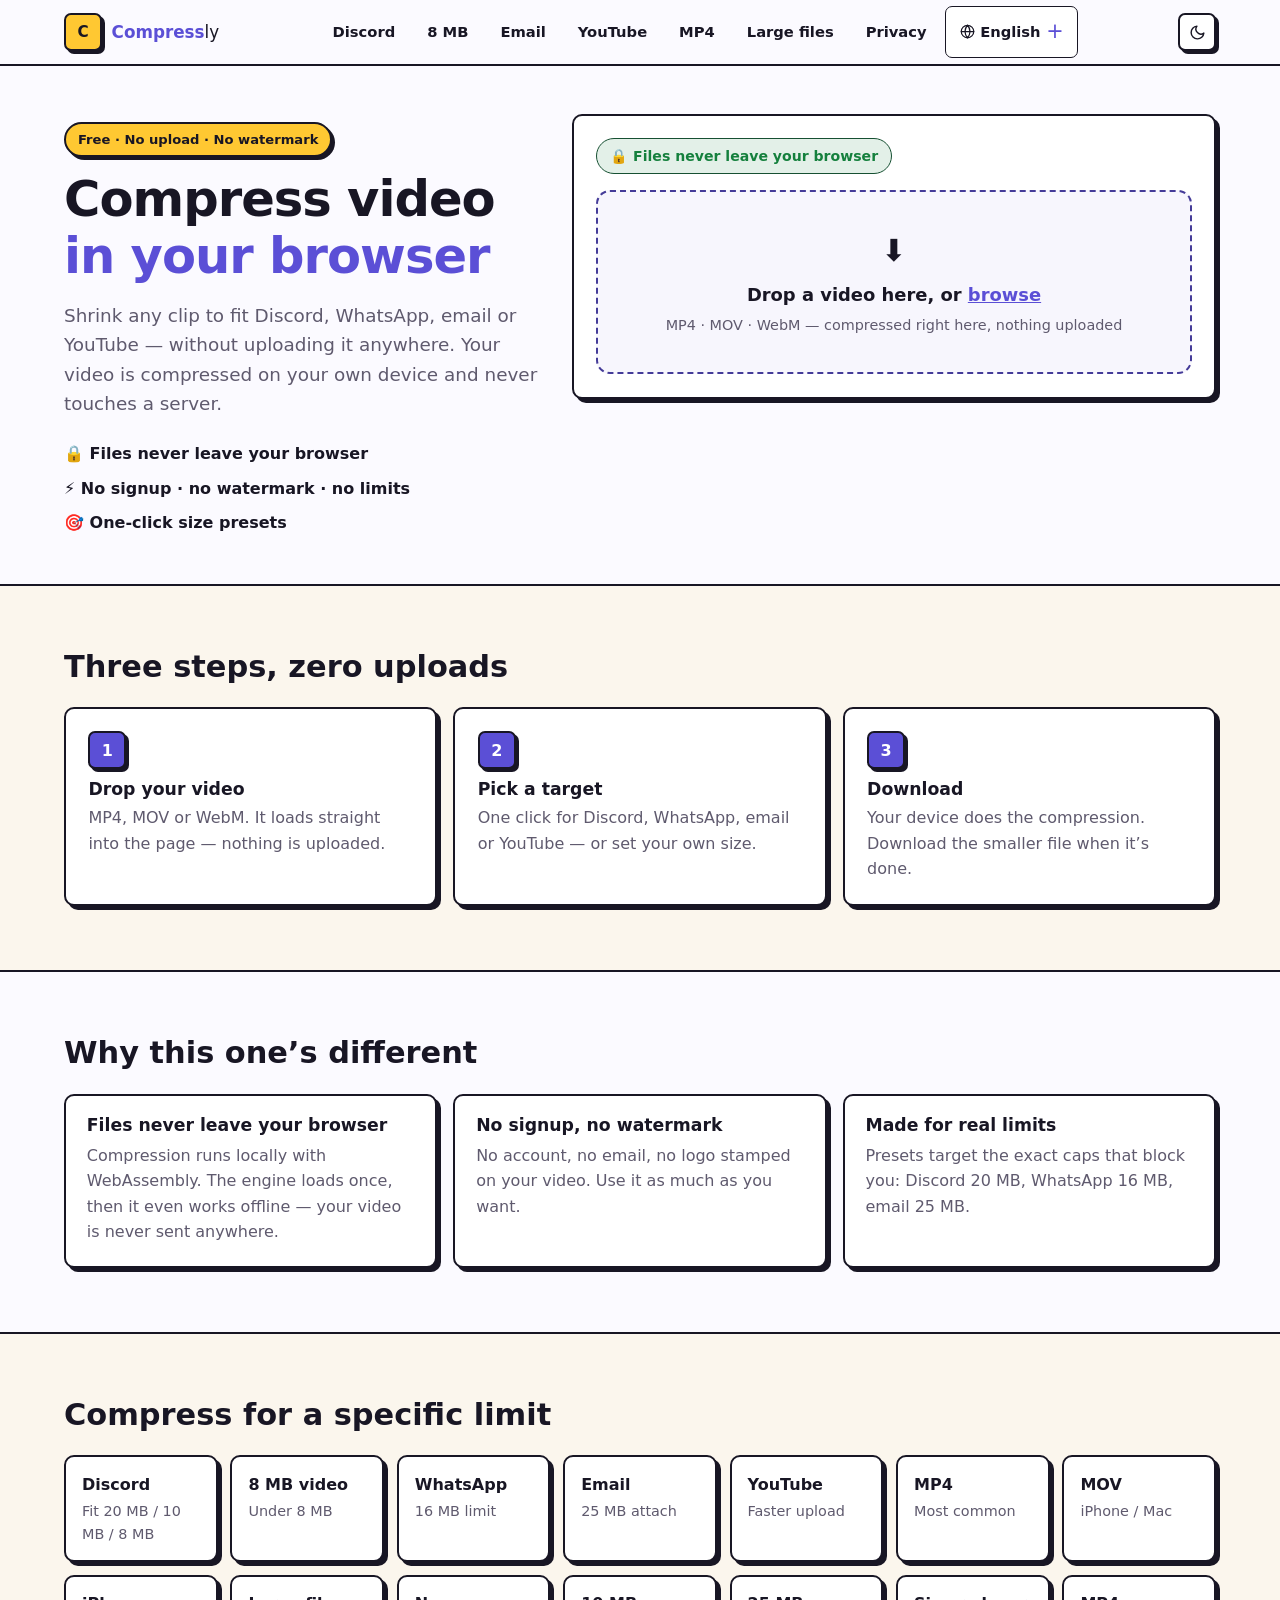
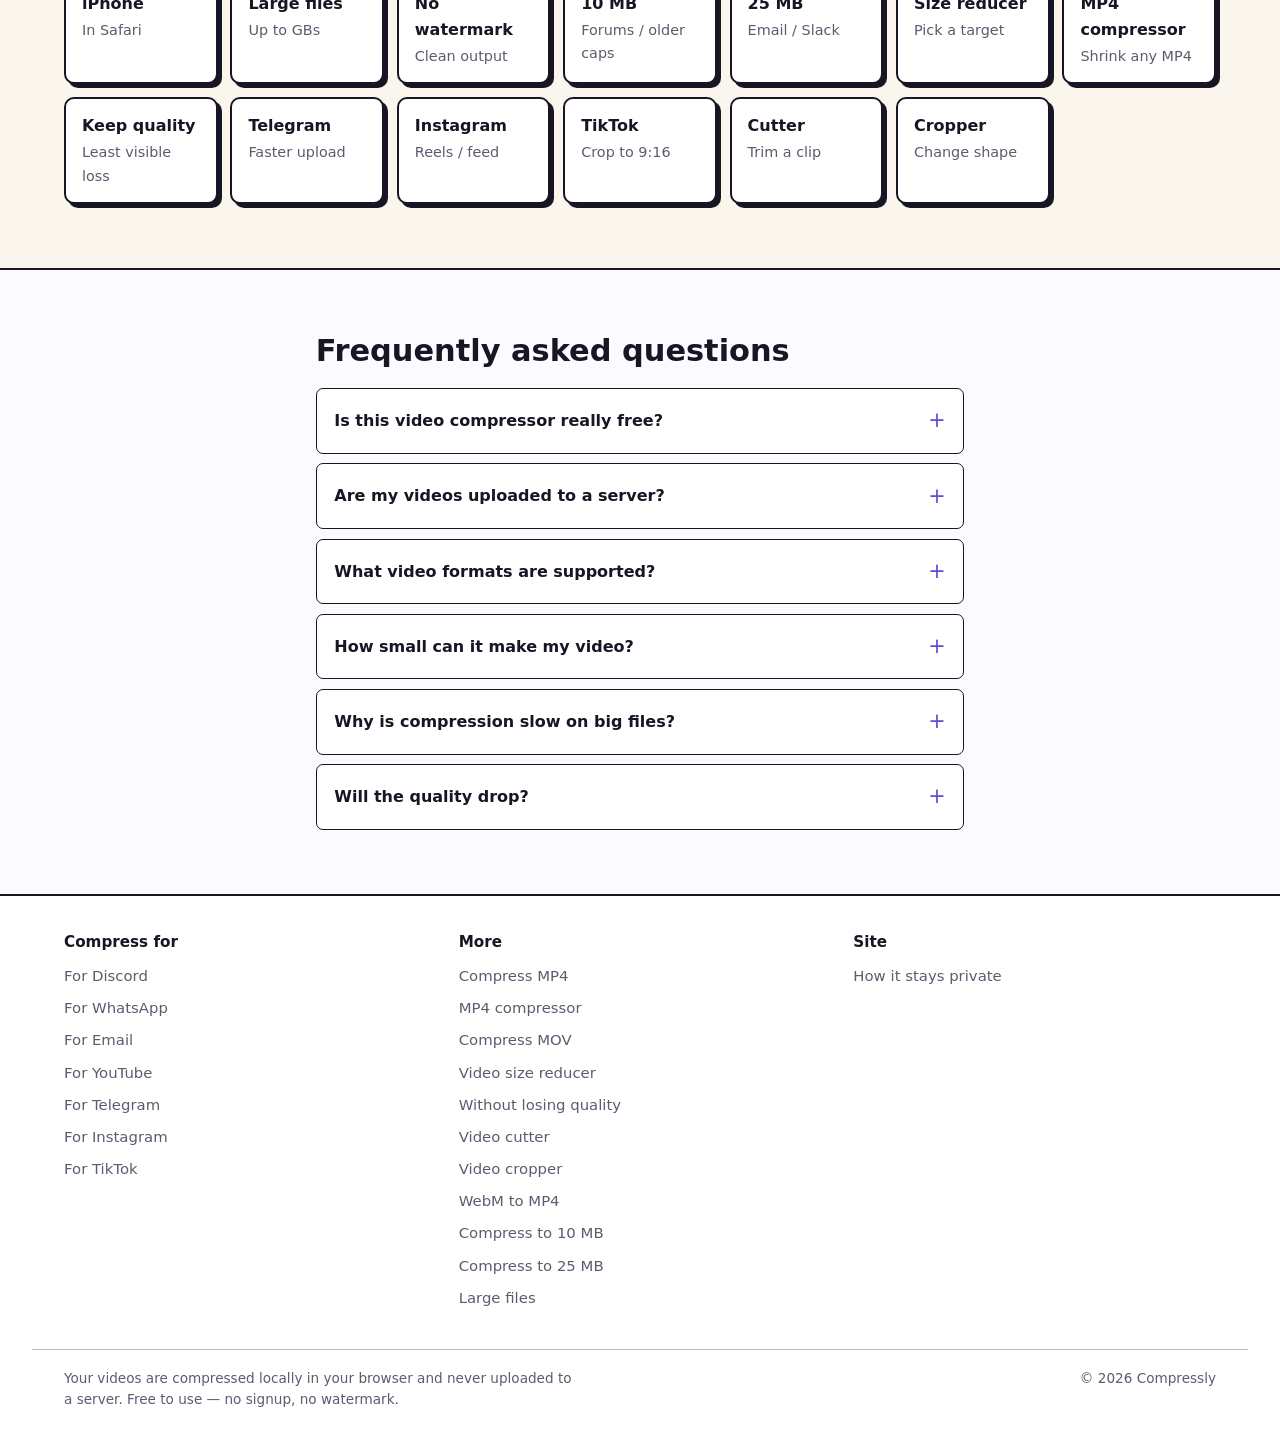
<file: site/index.html>
<!DOCTYPE html><html lang="en">
<head>
<meta charset="utf-8">
<meta name="viewport" content="width=device-width, initial-scale=1">
<title>Compressly — Compress Video in Your Browser</title>
<meta name="description" content="Compress video free, right in your browser — files never leave your device. Fit Discord, WhatsApp, email or YouTube limits. No signup, no watermark, no upload.">
<link rel="icon" href="./favicon-32.png" type="image/png">
<link rel="icon" href="./favicon.svg" type="image/svg+xml">
<link rel="apple-touch-icon" href="./apple-touch-icon.png">
<link rel="preload" href="./fonts/space-grotesk-var.woff2?v=20260907b" as="font" type="font/woff2" crossorigin>
<link rel="preload" href="./fonts/inter-var.woff2?v=20260907b" as="font" type="font/woff2" crossorigin>
<link rel="stylesheet" href="./_astro/Base.css?v=20260907b">
<style>
.faq{margin-top:var(--space-section)}.faq h2{margin-bottom:1.2rem}.faq-list{display:flex;flex-direction:column;gap:.6rem;max-width:var(--measure)}details{border:1px solid var(--border);border-radius:var(--r-sm);background:var(--card);overflow:hidden}summary{cursor:pointer;padding:.95rem 1.1rem;font-weight:600;font-size:1rem;list-style:none;display:flex;justify-content:space-between;align-items:center;gap:1rem}summary::-webkit-details-marker{display:none}summary:after{content:"+";color:var(--accent);font-size:1.3rem;font-weight:400;transition:transform var(--t) var(--ease)}details[open] summary:after{transform:rotate(45deg)}.faq-a{padding:0 1.1rem 1.05rem;color:var(--muted-fg);line-height:1.65}
.hero{padding-block:clamp(1.75rem,4vw,3rem)}.hero-grid{display:grid;grid-template-columns:1fr;gap:2rem;align-items:start}@media(min-width:940px){.hero-grid{grid-template-columns:.85fr 1.15fr}}.hero-copy{padding-top:.5rem}h1{margin:.9rem 0 0}.hl{color:var(--accent)}.lede{font-size:1.15rem;color:var(--muted-fg);margin-top:1rem;max-width:46ch}.hero-points{list-style:none;padding:0;margin:1.4rem 0 0;display:flex;flex-direction:column;gap:.55rem;font-weight:600}.band{background:color-mix(in srgb,var(--pop) 9%,var(--bg));border-block:var(--bw) solid var(--ink)}h2{margin-bottom:1.4rem}.steps{list-style:none;padding:0;margin:0;display:grid;gap:1rem;grid-template-columns:repeat(auto-fit,minmax(240px,1fr))}.step{padding:1.4rem}.step-n{display:inline-grid;place-items:center;width:38px;height:38px;font-family:var(--font-display);font-weight:700;color:var(--accent-fg);background:var(--accent);border:var(--bw) solid var(--ink);border-radius:var(--r-sm);box-shadow:var(--sh-sm);margin-bottom:.7rem}.step h3{margin-bottom:.3rem}.step p{color:var(--muted-fg)}.trust-grid{display:grid;gap:1rem;grid-template-columns:repeat(auto-fit,minmax(250px,1fr))}.trust{padding:1.3rem}.trust h3{margin-bottom:.4rem}.trust p{color:var(--muted-fg)}.dest-grid{display:grid;gap:.8rem;grid-template-columns:repeat(auto-fill,minmax(150px,1fr))}.dest{display:flex;flex-direction:column;gap:.15rem}.dest-label{font-weight:700}.dest-sub{color:var(--muted-fg);font-size:.9rem}
</style>
</head>
<body data-page-type="home" data-lang="en">
<a href="#main" class="skip-link">Skip to content</a>
<header class="site-header">
  <div class="container header-inner">
    <a href="/" class="wordmark" aria-label="Compressly — home">
      <span class="mark" aria-hidden="true">C</span>
      <span class="word"><b>Compress</b>ly</span>
    </a>
    <nav aria-label="Primary">
      <ul>
        <li><a href="#dest">Discord</a></li>
        <li><a href="#dest">8 MB</a></li>
        <li><a href="#dest">Email</a></li>
        <li><a href="#dest">YouTube</a></li>
        <li><a href="#dest">MP4</a></li>
        <li><a href="#dest">Large files</a></li>
        <li><a href="#why">Privacy</a></li>
        <li class="lang">
          <details>
            <summary aria-label="Language">
              <svg width="15" height="15" viewBox="0 0 24 24" fill="none" stroke="currentColor" stroke-width="2" stroke-linecap="round" stroke-linejoin="round" aria-hidden="true"><circle cx="12" cy="12" r="10"></circle><path d="M2 12h20"></path><path d="M12 2a15.3 15.3 0 0 1 4 10 15.3 15.3 0 0 1-4 10 15.3 15.3 0 0 1-4-10 15.3 15.3 0 0 1 4-10Z"></path></svg>
              <span>English</span>
            </summary>
            <ul class="lang-menu">
              <li><a href="/" hreflang="en" lang="en" aria-current="true">English</a></li>
              <li><a href="/he/" hreflang="he" lang="he">עברית</a></li>
            </ul>
          </details>
        </li>
      </ul>
    </nav>
    <button class="theme-toggle" type="button" aria-label="Switch theme" title="Theme">
      <svg class="icon-moon" viewBox="0 0 24 24" fill="none" stroke="currentColor" stroke-width="2" stroke-linecap="round" stroke-linejoin="round" aria-hidden="true"><path d="M21 12.79A9 9 0 1 1 11.21 3 7 7 0 0 0 21 12.79z"></path></svg>
      <svg class="icon-sun" viewBox="0 0 24 24" fill="none" stroke="currentColor" stroke-width="2" stroke-linecap="round" stroke-linejoin="round" aria-hidden="true"><circle cx="12" cy="12" r="5"></circle><path d="M12 1v2M12 21v2M4.22 4.22l1.42 1.42M18.36 18.36l1.42 1.42M1 12h2M21 12h2M4.22 19.78l1.42-1.42M18.36 5.64l1.42-1.42"></path></svg>
    </button>
  </div>
</header>
<main id="main">
<section class="hero section">
  <div class="container hero-grid">
    <div class="hero-copy">
      <span class="label">Free · No upload · No watermark</span>
      <h1>Compress video <span class="hl">in your browser</span></h1>
      <p class="lede">Shrink any clip to fit Discord, WhatsApp, email or YouTube — without uploading it anywhere. Your video is compressed on your own device and never touches a server.</p>
      <ul class="hero-points">
        <li>🔒 Files never leave your browser</li>
        <li>⚡ No signup · no watermark · no limits</li>
        <li>🎯 One-click size presets</li>
      </ul>
    </div>
    <section class="tool card" aria-label="Video compressor" data-default-preset="discord" data-i18n='{"loadingOnce":"Loading compressor (one-time)…","compressing":"Compressing on your device…","cancelling":"Cancelling…","notVideo":"That doesn’t look like a video. Use MP4, MOV or WebM.","failed":"Compression failed.","failedHint":"Very large files can exhaust browser memory — try a shorter clip, a smaller target, or close other tabs.","saved":"Saved {pct}% — {from} → {to}","alreadyCompact":"This video was already compact — {from} → {to}","clipOf":"Clip: {clip} of {dur}","fullClip":"Full clip","before":"Before","after":"After","trimmedTo":"Trimmed to","emailBusy":"Adding you…","emailOk":"You’re on the list — thanks! No spam, unsubscribe any time.","emailInvalid":"Please enter a valid email address.","emailFail":"That didn’t go through — your email wasn’t saved. Please try again."}'>
      <div class="tool-head">
        <span class="privacy-badge">🔒 Files never leave your browser</span>
      </div>
      <div id="dropzone" class="dropzone" tabindex="0" role="button" aria-label="Choose a video or drop it here">
        <input id="fileInput" type="file" accept="video/mp4,video/quicktime,video/webm,video/*" hidden>
        <div class="dz-inner">
          <span class="dz-icon" aria-hidden="true">⬇</span>
          <p class="dz-title">Drop a video here, or <span class="dz-link">browse</span></p>
          <p class="dz-sub">MP4 · MOV · WebM — compressed right here, nothing uploaded</p>
        </div>
      </div>
      <div id="controls" class="controls" hidden>
        <div id="fileInfo" class="file-info"></div>
        <fieldset class="trim" id="trimWrap" hidden>
          <legend>Trim <span class="trim-opt">— optional</span></legend>
          <p class="trim-hint">Keep only the part you need. A shorter clip means much better quality at the same size.</p>
          <div class="trim-slider" id="trimSlider">
            <div class="trim-track"><div id="trimRange" class="trim-sel"></div></div>
            <input id="trimStart" class="trim-input trim-input-start" type="range" min="0" max="100" step="0.1" value="0" aria-label="Trim start time">
            <input id="trimEnd" class="trim-input trim-input-end" type="range" min="0" max="100" step="0.1" value="100" aria-label="Trim end time">
          </div>
          <div class="trim-readout">
            <label class="trim-field"><span>Start</span><input id="trimStartText" class="trim-time" type="text" inputmode="numeric" value="0:00" aria-label="Trim start time (m:ss)"></label>
            <span class="trim-dur" id="trimDur">Full clip</span>
            <label class="trim-field trim-field-end"><span>End</span><input id="trimEndText" class="trim-time" type="text" inputmode="numeric" value="0:00" aria-label="Trim end time (m:ss)"></label>
          </div>
          <button id="trimReset" class="trim-reset" type="button" hidden>↺ Use full video</button>
        </fieldset>
        <fieldset class="presets">
          <legend>Compress to fit</legend>
          <div class="preset-chips" id="presetChips">
            <button type="button" class="chip" data-preset="discord" data-audience="gaming"><span class="chip-label">Discord</span><span class="chip-sub">20 MB free limit</span></button>
            <button type="button" class="chip" data-preset="discord10" data-audience="gaming"><span class="chip-label">Discord 10 MB</span><span class="chip-sub">If yours still caps at 10 MB</span></button>
            <button type="button" class="chip" data-preset="discord8" data-audience="gaming"><span class="chip-label">Discord 8 MB</span><span class="chip-sub">Fit the classic 8 MB</span></button>
            <button type="button" class="chip" data-preset="discord50" data-audience="gaming"><span class="chip-label">Discord 50 MB</span><span class="chip-sub">Nitro Basic / boost lvl 2</span></button>
            <button type="button" class="chip" data-preset="whatsapp" data-audience="general"><span class="chip-label">WhatsApp</span><span class="chip-sub">16 MB video limit</span></button>
            <button type="button" class="chip" data-preset="email" data-audience="office"><span class="chip-label">Email</span><span class="chip-sub">25 MB attachment</span></button>
            <button type="button" class="chip" data-preset="youtube" data-audience="creator"><span class="chip-label">YouTube</span><span class="chip-sub">Smaller, faster upload</span></button>
            <button type="button" class="chip" data-preset="custom" data-audience="general"><span class="chip-label">Custom</span><span class="chip-sub">Pick a target size</span></button>
          </div>
          <div id="customWrap" class="custom-wrap" hidden>
            <label for="customRange">Target size: <output id="customVal">25</output> MB</label>
            <input id="customRange" type="range" min="2" max="200" step="1" value="25">
          </div>
        </fieldset>
        <button id="compressBtn" class="btn btn-primary compress-btn" type="button">Compress video</button>
        <p class="local-note">100% on-device · no signup · no watermark</p>
      </div>
      <div id="progress" class="progress" hidden role="status" aria-live="polite">
        <p id="phase" class="phase">Loading compressor…</p>
        <div class="bar"><div id="bar" class="bar-fill"></div></div>
        <p class="progress-fine">Bigger files take longer — your CPU does the work, privately.</p>
        <button id="cancelBtn" class="btn btn-secondary cancel-btn" type="button">Cancel</button>
      </div>
      <div id="result" class="result" hidden>
        <div class="result-head">
          <span class="result-badge">✓ Done</span>
          <p id="resultSummary" class="result-summary"></p>
        </div>
        <div class="result-stats" id="resultStats"></div>
        <div class="result-actions">
          <a id="downloadBtn" class="btn btn-primary" download>Download compressed video</a>
          <button id="againBtn" class="btn btn-secondary" type="button">Compress another</button>
        </div>
      </div>
      <div id="error" class="error" hidden role="alert"></div>
    </section>
  </div>
</section>
<script src="./_astro/theme.js?v=20260907b"></script>
<script type="module" src="./_astro/Compressor.js?v=20260907b"></script>
<section class="section band" aria-labelledby="how-h">
  <div class="container">
    <h2 id="how-h">Three steps, zero uploads</h2>
    <ol class="steps">
      <li class="card step"><span class="step-n">1</span><h3>Drop your video</h3><p>MP4, MOV or WebM. It loads straight into the page — nothing is uploaded.</p></li>
      <li class="card step"><span class="step-n">2</span><h3>Pick a target</h3><p>One click for Discord, WhatsApp, email or YouTube — or set your own size.</p></li>
      <li class="card step"><span class="step-n">3</span><h3>Download</h3><p>Your device does the compression. Download the smaller file when it’s done.</p></li>
    </ol>
  </div>
</section>
<section class="section" aria-labelledby="why-h" id="why">
  <div class="container">
    <h2 id="why-h">Why this one’s different</h2>
    <div class="trust-grid">
      <div class="card trust"><h3>Files never leave your browser</h3><p>Compression runs locally with WebAssembly. The engine loads once, then it even works offline — your video is never sent anywhere.</p></div>
      <div class="card trust"><h3>No signup, no watermark</h3><p>No account, no email, no logo stamped on your video. Use it as much as you want.</p></div>
      <div class="card trust"><h3>Made for real limits</h3><p>Presets target the exact caps that block you: Discord 20 MB, WhatsApp 16 MB, email 25 MB.</p></div>
    </div>
  </div>
</section>
<section class="section band" aria-labelledby="dest-h" id="dest">
  <div class="container">
    <h2 id="dest-h">Compress for a specific limit</h2>
    <div class="dest-grid">
      <a class="card dest" href="/#dest"><span class="dest-label">Discord</span><span class="dest-sub">Fit 20 MB / 10 MB / 8 MB</span></a>
      <a class="card dest" href="/#dest"><span class="dest-label">8 MB video</span><span class="dest-sub">Under 8 MB</span></a>
      <a class="card dest" href="/#dest"><span class="dest-label">WhatsApp</span><span class="dest-sub">16 MB limit</span></a>
      <a class="card dest" href="/#dest"><span class="dest-label">Email</span><span class="dest-sub">25 MB attach</span></a>
      <a class="card dest" href="/#dest"><span class="dest-label">YouTube</span><span class="dest-sub">Faster upload</span></a>
      <a class="card dest" href="/#dest"><span class="dest-label">MP4</span><span class="dest-sub">Most common</span></a>
      <a class="card dest" href="/#dest"><span class="dest-label">MOV</span><span class="dest-sub">iPhone / Mac</span></a>
      <a class="card dest" href="/#dest"><span class="dest-label">iPhone</span><span class="dest-sub">In Safari</span></a>
      <a class="card dest" href="/#dest"><span class="dest-label">Large files</span><span class="dest-sub">Up to GBs</span></a>
      <a class="card dest" href="/#dest"><span class="dest-label">No watermark</span><span class="dest-sub">Clean output</span></a>
      <a class="card dest" href="/#dest"><span class="dest-label">10 MB</span><span class="dest-sub">Forums / older caps</span></a>
      <a class="card dest" href="/#dest"><span class="dest-label">25 MB</span><span class="dest-sub">Email / Slack</span></a>
      <a class="card dest" href="/#dest"><span class="dest-label">Size reducer</span><span class="dest-sub">Pick a target</span></a>
      <a class="card dest" href="/#dest"><span class="dest-label">MP4 compressor</span><span class="dest-sub">Shrink any MP4</span></a>
      <a class="card dest" href="/#dest"><span class="dest-label">Keep quality</span><span class="dest-sub">Least visible loss</span></a>
      <a class="card dest" href="/#dest"><span class="dest-label">Telegram</span><span class="dest-sub">Faster upload</span></a>
      <a class="card dest" href="/#dest"><span class="dest-label">Instagram</span><span class="dest-sub">Reels / feed</span></a>
      <a class="card dest" href="/#dest"><span class="dest-label">TikTok</span><span class="dest-sub">Crop to 9:16</span></a>
      <a class="card dest" href="/#dest"><span class="dest-label">Cutter</span><span class="dest-sub">Trim a clip</span></a>
      <a class="card dest" href="/#dest"><span class="dest-label">Cropper</span><span class="dest-sub">Change shape</span></a>
    </div>
  </div>
</section>
<div class="container measure">
  <section class="faq" aria-labelledby="faq-h">
    <h2 id="faq-h">Frequently asked questions</h2>
    <div class="faq-list">
      <details><summary>Is this video compressor really free?</summary><div class="faq-a"><p>Yes — completely free, with no signup, no email and no watermark. There’s no paid tier gating the compression.</p></div></details>
      <details><summary>Are my videos uploaded to a server?</summary><div class="faq-a"><p>No. Compression runs entirely in your browser using WebAssembly. Your video file never leaves your device. The engine itself downloads once from a public CDN, then it even works offline.</p></div></details>
      <details><summary>What video formats are supported?</summary><div class="faq-a"><p>MP4, MOV and WebM input. The output is an MP4 (H.264 + AAC) that plays virtually everywhere and uploads cleanly to Discord, WhatsApp, email and social platforms.</p></div></details>
      <details><summary>How small can it make my video?</summary><div class="faq-a"><p>You set the target. Pick a preset (e.g. Discord 20 MB) or a custom size and the compressor aims for it by lowering the bitrate, and downscaling resolution when needed.</p></div></details>
      <details><summary>Why is compression slow on big files?</summary><div class="faq-a"><p>Because your own device does the work — there’s no server farm. Speed depends on your CPU and the clip length. Very large files can hit browser memory limits; try a shorter clip or a larger target if it fails.</p></div></details>
      <details><summary>Will the quality drop?</summary><div class="faq-a"><p>Some quality is traded for size — that’s how compression works. Presets balance size and quality; for the best quality at a given size, pick the largest target your destination allows.</p></div></details>
    </div>
  </section>
</div>
</main>
<footer class="site-footer">
  <div class="container footer-grid">
    <nav class="footer-col" aria-label="Compress for">
      <h2 class="footer-h">Compress for</h2>
      <ul>
        <li><a href="/#dest">For Discord</a></li>
        <li><a href="/#dest">For WhatsApp</a></li>
        <li><a href="/#dest">For Email</a></li>
        <li><a href="/#dest">For YouTube</a></li>
        <li><a href="/#dest">For Telegram</a></li>
        <li><a href="/#dest">For Instagram</a></li>
        <li><a href="/#dest">For TikTok</a></li>
      </ul>
    </nav>
    <nav class="footer-col" aria-label="More tools">
      <h2 class="footer-h">More</h2>
      <ul>
        <li><a href="/#dest">Compress MP4</a></li>
        <li><a href="/#dest">MP4 compressor</a></li>
        <li><a href="/#dest">Compress MOV</a></li>
        <li><a href="/#dest">Video size reducer</a></li>
        <li><a href="/#dest">Without losing quality</a></li>
        <li><a href="/#dest">Video cutter</a></li>
        <li><a href="/#dest">Video cropper</a></li>
        <li><a href="/#dest">WebM to MP4</a></li>
        <li><a href="/#dest">Compress to 10 MB</a></li>
        <li><a href="/#dest">Compress to 25 MB</a></li>
        <li><a href="/#dest">Large files</a></li>
      </ul>
    </nav>
    <nav class="footer-col" aria-label="Site">
      <h2 class="footer-h">Site</h2>
      <ul>
        <li><a href="/#why">How it stays private</a></li>
      </ul>
    </nav>
  </div>
  <div class="container footer-base">
    <p class="disclaimer">Your videos are compressed locally in your browser and never uploaded to a server. Free to use — no signup, no watermark.</p>
    <p class="copy">© 2026 Compressly</p>
  </div>
</footer>
</body>
</html>
</file>
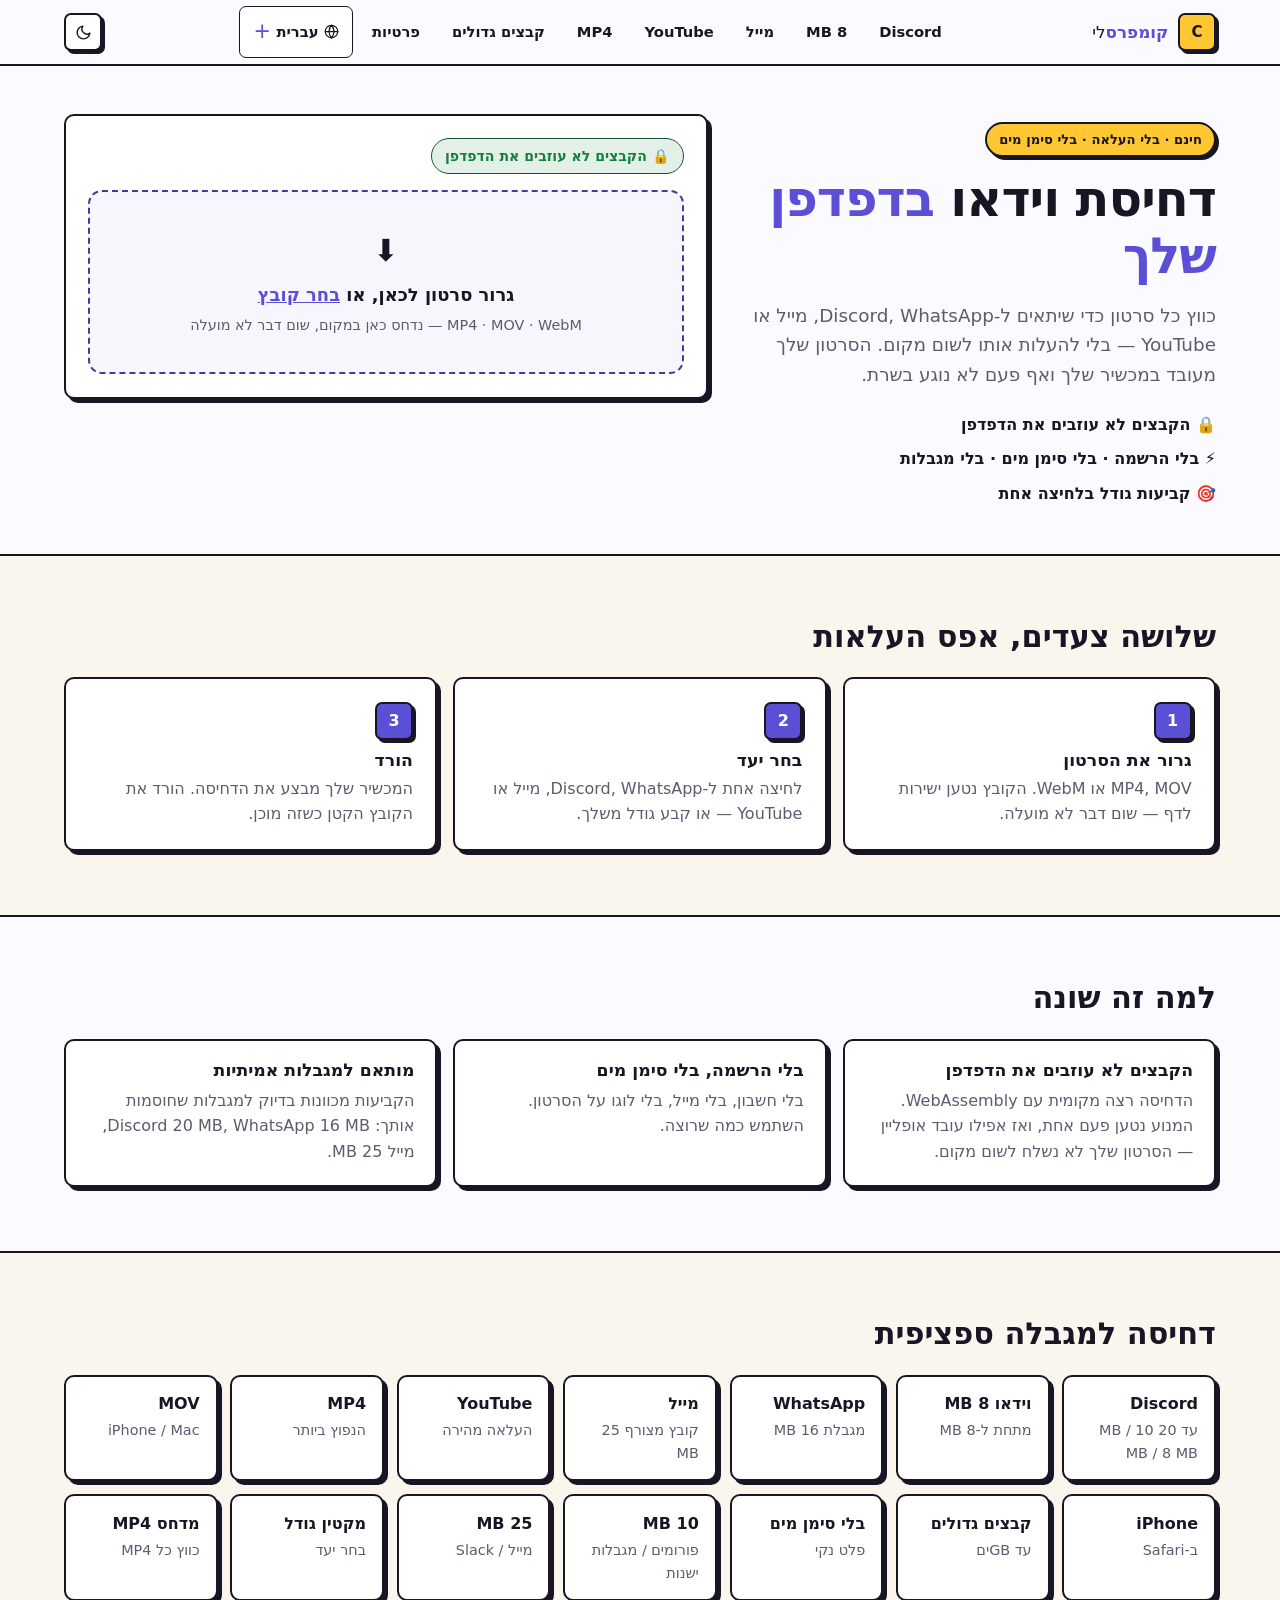
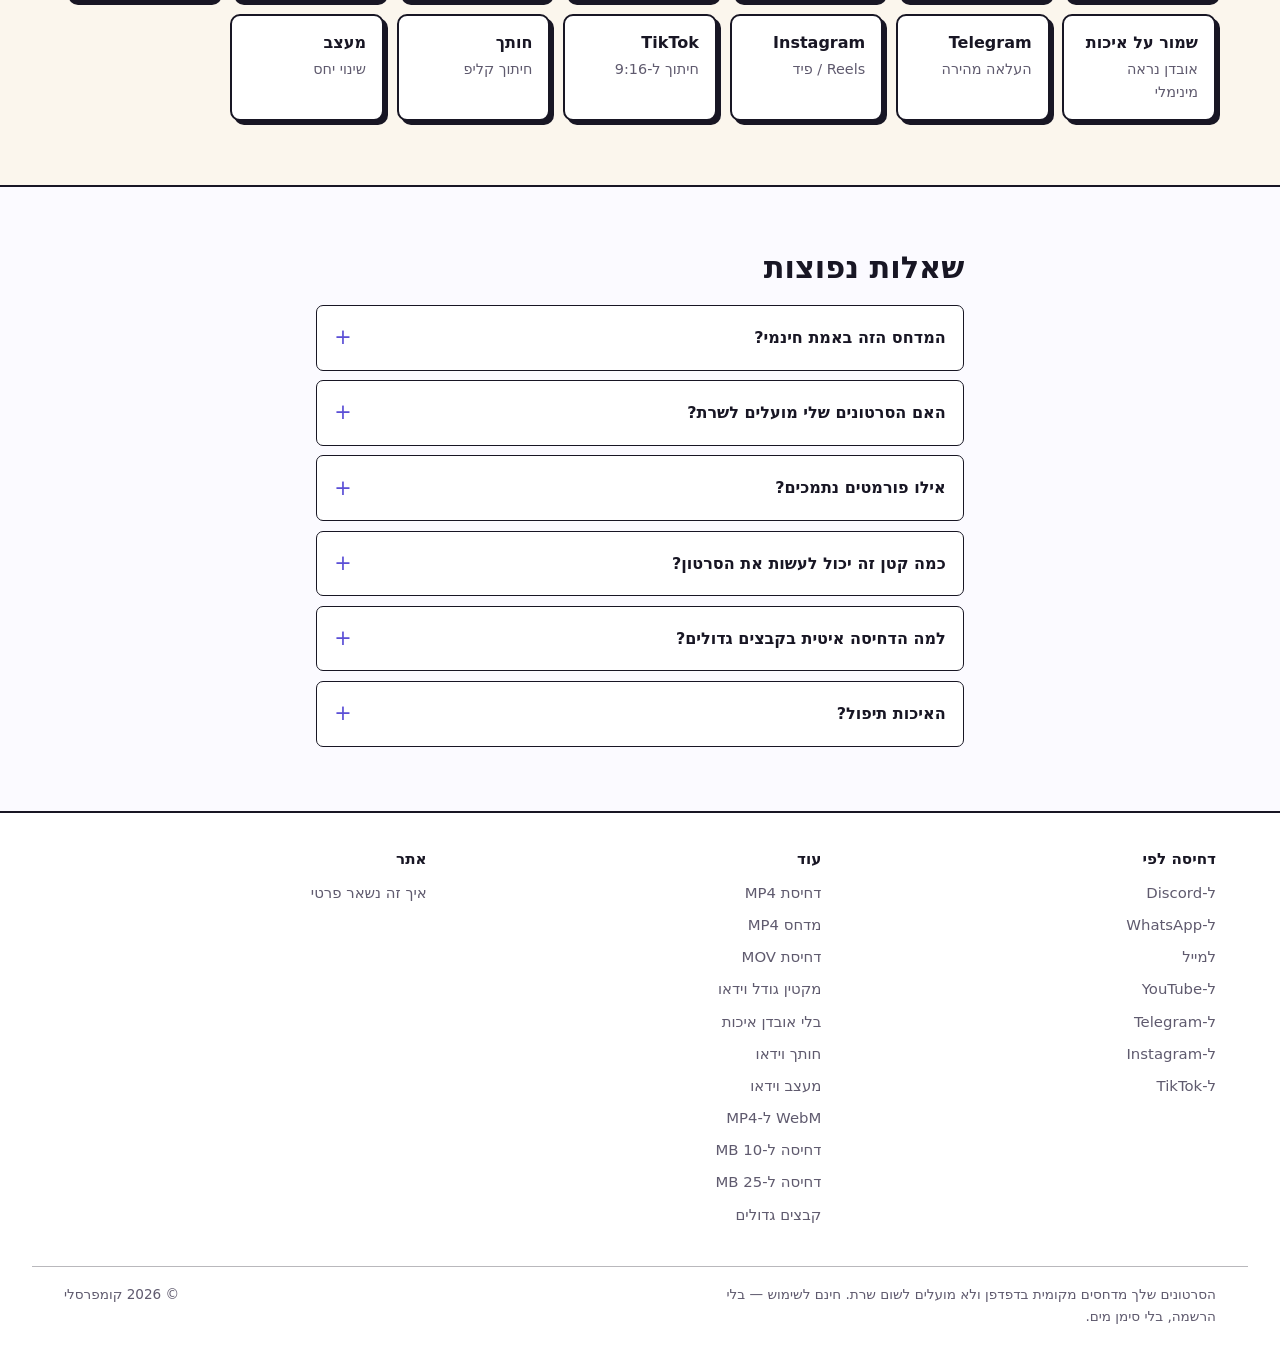
<file: site/he/index.html>
<!DOCTYPE html><html lang="he" dir="rtl">
<head>
<meta charset="utf-8">
<meta name="viewport" content="width=device-width, initial-scale=1">
<title>קומפרסלי — דחיסת וידאו בדפדפן שלך</title>
<meta name="description" content="דחוס וידאו חינם, ישירות בדפדפן — הקבצים לא עוזבים את המכשיר שלך. התאם למגבלות של Discord, WhatsApp, מייל או YouTube. בלי הרשמה, בלי סימן מים, בלי העלאה.">
<link rel="icon" href="./favicon-32.png" type="image/png">
<link rel="icon" href="./favicon.svg" type="image/svg+xml">
<link rel="apple-touch-icon" href="./apple-touch-icon.png">
<link rel="preload" href="./fonts/space-grotesk-var.woff2?v=20260907b" as="font" type="font/woff2" crossorigin>
<link rel="preload" href="./fonts/inter-var.woff2?v=20260907b" as="font" type="font/woff2" crossorigin>
<link rel="stylesheet" href="./_astro/Base.css?v=20260907b">
<style>
.faq{margin-top:var(--space-section)}.faq h2{margin-bottom:1.2rem}.faq-list{display:flex;flex-direction:column;gap:.6rem;max-width:var(--measure)}details{border:1px solid var(--border);border-radius:var(--r-sm);background:var(--card);overflow:hidden}summary{cursor:pointer;padding:.95rem 1.1rem;font-weight:600;font-size:1rem;list-style:none;display:flex;justify-content:space-between;align-items:center;gap:1rem}summary::-webkit-details-marker{display:none}summary:after{content:"+";color:var(--accent);font-size:1.3rem;font-weight:400;transition:transform var(--t) var(--ease)}details[open] summary:after{transform:rotate(45deg)}.faq-a{padding:0 1.1rem 1.05rem;color:var(--muted-fg);line-height:1.65}
.hero{padding-block:clamp(1.75rem,4vw,3rem)}.hero-grid{display:grid;grid-template-columns:1fr;gap:2rem;align-items:start}@media(min-width:940px){.hero-grid{grid-template-columns:.85fr 1.15fr}}.hero-copy{padding-top:.5rem}h1{margin:.9rem 0 0}.hl{color:var(--accent)}.lede{font-size:1.15rem;color:var(--muted-fg);margin-top:1rem;max-width:46ch}.hero-points{list-style:none;padding:0;margin:1.4rem 0 0;display:flex;flex-direction:column;gap:.55rem;font-weight:600}.band{background:color-mix(in srgb,var(--pop) 9%,var(--bg));border-block:var(--bw) solid var(--ink)}h2{margin-bottom:1.4rem}.steps{list-style:none;padding:0;margin:0;display:grid;gap:1rem;grid-template-columns:repeat(auto-fit,minmax(240px,1fr))}.step{padding:1.4rem}.step-n{display:inline-grid;place-items:center;width:38px;height:38px;font-family:var(--font-display);font-weight:700;color:var(--accent-fg);background:var(--accent);border:var(--bw) solid var(--ink);border-radius:var(--r-sm);box-shadow:var(--sh-sm);margin-bottom:.7rem}.step h3{margin-bottom:.3rem}.step p{color:var(--muted-fg)}.trust-grid{display:grid;gap:1rem;grid-template-columns:repeat(auto-fit,minmax(250px,1fr))}.trust{padding:1.3rem}.trust h3{margin-bottom:.4rem}.trust p{color:var(--muted-fg)}.dest-grid{display:grid;gap:.8rem;grid-template-columns:repeat(auto-fill,minmax(150px,1fr))}.dest{display:flex;flex-direction:column;gap:.15rem}.dest-label{font-weight:700}.dest-sub{color:var(--muted-fg);font-size:.9rem}
</style>
</head>
<body data-page-type="home" data-lang="he">
<a href="#main" class="skip-link">דילוג לתוכן</a>
<header class="site-header">
  <div class="container header-inner">
    <a href="/" class="wordmark" aria-label="קומפרסלי — בית">
      <span class="mark" aria-hidden="true">C</span>
      <span class="word"><b>קומפרס</b>לי</span>
    </a>
    <nav aria-label="ראשי">
      <ul>
        <li><a href="#dest">Discord</a></li>
        <li><a href="#dest">8 MB</a></li>
        <li><a href="#dest">מייל</a></li>
        <li><a href="#dest">YouTube</a></li>
        <li><a href="#dest">MP4</a></li>
        <li><a href="#dest">קבצים גדולים</a></li>
        <li><a href="#why">פרטיות</a></li>
        <li class="lang">
          <details>
            <summary aria-label="שפה">
              <svg width="15" height="15" viewBox="0 0 24 24" fill="none" stroke="currentColor" stroke-width="2" stroke-linecap="round" stroke-linejoin="round" aria-hidden="true"><circle cx="12" cy="12" r="10"></circle><path d="M2 12h20"></path><path d="M12 2a15.3 15.3 0 0 1 4 10 15.3 15.3 0 0 1-4 10 15.3 15.3 0 0 1-4-10 15.3 15.3 0 0 1 4-10Z"></path></svg>
              <span>עברית</span>
            </summary>
            <ul class="lang-menu">
              <li><a href="/" hreflang="en" lang="en">English</a></li>
              <li><a href="/he/" hreflang="he" lang="he" aria-current="true">עברית</a></li>
            </ul>
          </details>
        </li>
      </ul>
    </nav>
    <button class="theme-toggle" type="button" aria-label="Switch theme" title="Theme">
      <svg class="icon-moon" viewBox="0 0 24 24" fill="none" stroke="currentColor" stroke-width="2" stroke-linecap="round" stroke-linejoin="round" aria-hidden="true"><path d="M21 12.79A9 9 0 1 1 11.21 3 7 7 0 0 0 21 12.79z"></path></svg>
      <svg class="icon-sun" viewBox="0 0 24 24" fill="none" stroke="currentColor" stroke-width="2" stroke-linecap="round" stroke-linejoin="round" aria-hidden="true"><circle cx="12" cy="12" r="5"></circle><path d="M12 1v2M12 21v2M4.22 4.22l1.42 1.42M18.36 18.36l1.42 1.42M1 12h2M21 12h2M4.22 19.78l1.42-1.42M18.36 5.64l1.42-1.42"></path></svg>
    </button>
  </div>
</header>
<main id="main">
<section class="hero section">
  <div class="container hero-grid">
    <div class="hero-copy">
      <span class="label">חינם · בלי העלאה · בלי סימן מים</span>
      <h1>דחיסת וידאו <span class="hl">בדפדפן שלך</span></h1>
      <p class="lede">כווץ כל סרטון כדי שיתאים ל-Discord, WhatsApp, מייל או YouTube — בלי להעלות אותו לשום מקום. הסרטון שלך מעובד במכשיר שלך ואף פעם לא נוגע בשרת.</p>
      <ul class="hero-points">
        <li>🔒 הקבצים לא עוזבים את הדפדפן</li>
        <li>⚡ בלי הרשמה · בלי סימן מים · בלי מגבלות</li>
        <li>🎯 קביעות גודל בלחיצה אחת</li>
      </ul>
    </div>
    <section class="tool card" aria-label="מדחס וידאו" data-default-preset="discord" data-i18n='{"loadingOnce":"טוען את המדחס (פעם אחת)…","compressing":"מדחס במכשיר שלך…","cancelling":"מבטל…","notVideo":"זה לא נראה כמו וידאו. השתמש ב-MP4, MOV או WebM.","failed":"הדחיסה נכשלה.","failedHint":"קבצים גדולים מאוד עלולים לאזל את זיכרון הדפדפן — נסה קליפ קצר יותר, יעד קטן יותר, או סגור טאבים אחרים.","saved":"נחסך {pct}% — {from} ← {to}","alreadyCompact":"הסרטון הזה כבר דחוס — {from} ← {to}","clipOf":"קליפ: {clip} מתוך {dur}","fullClip":"הקליפ המלא","before":"לפני","after":"אחרי","trimmedTo":"חתוך ל","emailBusy":"מוסיף אותך…","emailOk":"נרשמת בהצלחה — תודה! בלי ספאם, אפשר להסיר בכל זמן.","emailInvalid":"נא להזין כתובת מייל תקינה.","emailFail":"משהו השתבש — המייל לא נשמר. נסה שוב."}'>
      <div class="tool-head">
        <span class="privacy-badge">🔒 הקבצים לא עוזבים את הדפדפן</span>
      </div>
      <div id="dropzone" class="dropzone" tabindex="0" role="button" aria-label="בחר סרטון או גרור אותo לכאן">
        <input id="fileInput" type="file" accept="video/mp4,video/quicktime,video/webm,video/*" hidden>
        <div class="dz-inner">
          <span class="dz-icon" aria-hidden="true">⬇</span>
          <p class="dz-title">גרור סרטון לכאן, או <span class="dz-link">בחר קובץ</span></p>
          <p class="dz-sub">MP4 · MOV · WebM — נדחס כאן במקום, שום דבר לא מועלה</p>
        </div>
      </div>
      <div id="controls" class="controls" hidden>
        <div id="fileInfo" class="file-info"></div>
        <fieldset class="trim" id="trimWrap" hidden>
          <legend>חיתוך <span class="trim-opt">— אופציונלי</span></legend>
          <p class="trim-hint">שמור רק את החלק שצריך. קליפ קצר יותר = איכות טובה הרבה יותר באותו גודל.</p>
          <div class="trim-slider" id="trimSlider">
            <div class="trim-track"><div id="trimRange" class="trim-sel"></div></div>
            <input id="trimStart" class="trim-input trim-input-start" type="range" min="0" max="100" step="0.1" value="0" aria-label="זמן התחלה">
            <input id="trimEnd" class="trim-input trim-input-end" type="range" min="0" max="100" step="0.1" value="100" aria-label="זמן סיום">
          </div>
          <div class="trim-readout">
            <label class="trim-field"><span>התחלה</span><input id="trimStartText" class="trim-time" type="text" inputmode="numeric" value="0:00" aria-label="זמן התחלה (ד:שש)"></label>
            <span class="trim-dur" id="trimDur">הקליפ המלא</span>
            <label class="trim-field trim-field-end"><span>סיום</span><input id="trimEndText" class="trim-time" type="text" inputmode="numeric" value="0:00" aria-label="זמן סיום (ד:שש)"></label>
          </div>
          <button id="trimReset" class="trim-reset" type="button" hidden>↺ השתמש בסרטון המלא</button>
        </fieldset>
        <fieldset class="presets">
          <legend>דחוס לפי יעד</legend>
          <div class="preset-chips" id="presetChips">
            <button type="button" class="chip" data-preset="discord" data-audience="gaming"><span class="chip-label">Discord</span><span class="chip-sub">מגבלה חינמית 20 MB</span></button>
            <button type="button" class="chip" data-preset="discord10" data-audience="gaming"><span class="chip-label">Discord 10 MB</span><span class="chip-sub">אם עדיין מוגבל ל-10 MB</span></button>
            <button type="button" class="chip" data-preset="discord8" data-audience="gaming"><span class="chip-label">Discord 8 MB</span><span class="chip-sub">מגבלה הקלאסית של 8 MB</span></button>
            <button type="button" class="chip" data-preset="discord50" data-audience="gaming"><span class="chip-label">Discord 50 MB</span><span class="chip-sub">Nitro Basic / boost level 2</span></button>
            <button type="button" class="chip" data-preset="whatsapp" data-audience="general"><span class="chip-label">WhatsApp</span><span class="chip-sub">מגבלת וידאו 16 MB</span></button>
            <button type="button" class="chip" data-preset="email" data-audience="office"><span class="chip-label">מייל</span><span class="chip-sub">קובץ מצורף 25 MB</span></button>
            <button type="button" class="chip" data-preset="youtube" data-audience="creator"><span class="chip-label">YouTube</span><span class="chip-sub">קטן יותר, העלאה מהירה</span></button>
            <button type="button" class="chip" data-preset="custom" data-audience="general"><span class="chip-label">מותאם אישית</span><span class="chip-sub">בחר גודל יעד</span></button>
          </div>
          <div id="customWrap" class="custom-wrap" hidden>
            <label for="customRange">גודל יעד: <output id="customVal">25</output> MB</label>
            <input id="customRange" type="range" min="2" max="200" step="1" value="25">
          </div>
        </fieldset>
        <button id="compressBtn" class="btn btn-primary compress-btn" type="button">דחוס סרטון</button>
        <p class="local-note">100% במכשיר · בלי הרשמה · בלי סימן מים</p>
      </div>
      <div id="progress" class="progress" hidden role="status" aria-live="polite">
        <p id="phase" class="phase">טוען את המדחס…</p>
        <div class="bar"><div id="bar" class="bar-fill"></div></div>
        <p class="progress-fine">קבצים גדולים לוקחים יותר זמן — המעבד שלך עושה את העבודה, בפרטיות מלאה.</p>
        <button id="cancelBtn" class="btn btn-secondary cancel-btn" type="button">ביטול</button>
      </div>
      <div id="result" class="result" hidden>
        <div class="result-head">
          <span class="result-badge">✓ הושלם</span>
          <p id="resultSummary" class="result-summary"></p>
        </div>
        <div class="result-stats" id="resultStats"></div>
        <div class="result-actions">
          <a id="downloadBtn" class="btn btn-primary" download>הורד את הסרטון הדחוס</a>
          <button id="againBtn" class="btn btn-secondary" type="button">דחוס סרטון נוסף</button>
        </div>
      </div>
      <div id="error" class="error" hidden role="alert"></div>
    </section>
  </div>
</section>
<script src="./_astro/theme.js?v=20260907b"></script>
<script type="module" src="./_astro/Compressor.js?v=20260907b"></script>
<section class="section band" aria-labelledby="how-h">
  <div class="container">
    <h2 id="how-h">שלושה צעדים, אפס העלאות</h2>
    <ol class="steps">
      <li class="card step"><span class="step-n">1</span><h3>גרור את הסרטון</h3><p>MP4, MOV או WebM. הקובץ נטען ישירות לדף — שום דבר לא מועלה.</p></li>
      <li class="card step"><span class="step-n">2</span><h3>בחר יעד</h3><p>לחיצה אחת ל-Discord, WhatsApp, מייל או YouTube — או קבע גודל משלך.</p></li>
      <li class="card step"><span class="step-n">3</span><h3>הורד</h3><p>המכשיר שלך מבצע את הדחיסה. הורד את הקובץ הקטן כשזה מוכן.</p></li>
    </ol>
  </div>
</section>
<section class="section" aria-labelledby="why-h" id="why">
  <div class="container">
    <h2 id="why-h">למה זה שונה</h2>
    <div class="trust-grid">
      <div class="card trust"><h3>הקבצים לא עוזבים את הדפדפן</h3><p>הדחיסה רצה מקומית עם WebAssembly. המנוע נטען פעם אחת, ואז אפילו עובד אופליין — הסרטון שלך לא נשלח לשום מקום.</p></div>
      <div class="card trust"><h3>בלי הרשמה, בלי סימן מים</h3><p>בלי חשבון, בלי מייל, בלי לוגו על הסרטון. השתמש כמה שרוצה.</p></div>
      <div class="card trust"><h3>מותאם למגבלות אמיתיות</h3><p>הקביעות מכוונות בדיוק למגבלות שחוסמות אותך: Discord 20 MB, WhatsApp 16 MB, מייל 25 MB.</p></div>
    </div>
  </div>
</section>
<section class="section band" aria-labelledby="dest-h" id="dest">
  <div class="container">
    <h2 id="dest-h">דחיסה למגבלה ספציפית</h2>
    <div class="dest-grid">
      <a class="card dest" href="/he/#dest"><span class="dest-label">Discord</span><span class="dest-sub">עד 20 MB / 10 MB / 8 MB</span></a>
      <a class="card dest" href="/he/#dest"><span class="dest-label">וידאו 8 MB</span><span class="dest-sub">מתחת ל-8 MB</span></a>
      <a class="card dest" href="/he/#dest"><span class="dest-label">WhatsApp</span><span class="dest-sub">מגבלת 16 MB</span></a>
      <a class="card dest" href="/he/#dest"><span class="dest-label">מייל</span><span class="dest-sub">קובץ מצורף 25 MB</span></a>
      <a class="card dest" href="/he/#dest"><span class="dest-label">YouTube</span><span class="dest-sub">העלאה מהירה</span></a>
      <a class="card dest" href="/he/#dest"><span class="dest-label">MP4</span><span class="dest-sub">הנפוץ ביותר</span></a>
      <a class="card dest" href="/he/#dest"><span class="dest-label">MOV</span><span class="dest-sub">iPhone / Mac</span></a>
      <a class="card dest" href="/he/#dest"><span class="dest-label">iPhone</span><span class="dest-sub">ב-Safari</span></a>
      <a class="card dest" href="/he/#dest"><span class="dest-label">קבצים גדולים</span><span class="dest-sub">עד GBים</span></a>
      <a class="card dest" href="/he/#dest"><span class="dest-label">בלי סימן מים</span><span class="dest-sub">פלט נקי</span></a>
      <a class="card dest" href="/he/#dest"><span class="dest-label">10 MB</span><span class="dest-sub">פורומים / מגבלות ישנות</span></a>
      <a class="card dest" href="/he/#dest"><span class="dest-label">25 MB</span><span class="dest-sub">מייל / Slack</span></a>
      <a class="card dest" href="/he/#dest"><span class="dest-label">מקטין גודל</span><span class="dest-sub">בחר יעד</span></a>
      <a class="card dest" href="/he/#dest"><span class="dest-label">מדחס MP4</span><span class="dest-sub">כווץ כל MP4</span></a>
      <a class="card dest" href="/he/#dest"><span class="dest-label">שמור על איכות</span><span class="dest-sub">אובדן נראה מינימלי</span></a>
      <a class="card dest" href="/he/#dest"><span class="dest-label">Telegram</span><span class="dest-sub">העלאה מהירה</span></a>
      <a class="card dest" href="/he/#dest"><span class="dest-label">Instagram</span><span class="dest-sub">Reels / פיד</span></a>
      <a class="card dest" href="/he/#dest"><span class="dest-label">TikTok</span><span class="dest-sub">חיתוך ל-9:16</span></a>
      <a class="card dest" href="/he/#dest"><span class="dest-label">חותך</span><span class="dest-sub">חיתוך קליפ</span></a>
      <a class="card dest" href="/he/#dest"><span class="dest-label">מעצב</span><span class="dest-sub">שינוי יחס</span></a>
    </div>
  </div>
</section>
<div class="container measure">
  <section class="faq" aria-labelledby="faq-h">
    <h2 id="faq-h">שאלות נפוצות</h2>
    <div class="faq-list">
      <details><summary>המדחס הזה באמת חינמי?</summary><div class="faq-a"><p>כן — חינם לגמרי, בלי הרשמה, בלי מייל ובלי סימן מים. אין מסלול בתשלום שנועל את הדחיסה.</p></div></details>
      <details><summary>האם הסרטונים שלי מועלים לשרת?</summary><div class="faq-a"><p>לא. הדחיסה רצה כולה בדפדפן שלך באמצעות WebAssembly. קובץ הווידאו לא עוזב את המכשיר. המנוע עצמו מוריד פעם אחת מ-CDN ציבורי, ואז אפילו עובד אופליין.</p></div></details>
      <details><summary>אילו פורמטים נתמכים?</summary><div class="faq-a"><p>קלט: MP4, MOV ו-WebM. הפלט הוא MP4 (H.264 + AAC) שמתנגן כמעט בכל מקום ומועלה בקלות ל-Discord, WhatsApp, מייל ורשתות חברתיות.</p></div></details>
      <details><summary>כמה קטן זה יכול לעשות את הסרטון?</summary><div class="faq-a"><p>אתה קובע את היעד. בחר קביעה (למשל Discord 20 MB) או גודל מותאם, והמדחס יכוון אליו על ידי הורדת ה-bitrate והורדת רזולוציה כשצריך.</p></div></details>
      <details><summary>למה הדחיסה איטית בקבצים גדולים?</summary><div class="faq-a"><p>כי המכשיר שלך עושה את העבודה — אין חוות שרתים. המהירות תלויה במעבד ובאורך הקליפ. קבצים גדולים מאוד עלולים להגיע למגבלות זיכרון הדפדפן; נסה קליפ קצר יותר או יעד גדול יותר.</p></div></details>
      <details><summary>האיכות תיפול?</summary><div class="faq-a"><p>חלק מהאיכות מוחלף בגודל — כך עובדת דחיסה. הקביעות מאזנות בין גודל לאיכות; לאיכות הטובה ביותר בגודל נתון, בחר את היעד הגדול ביותר שהיעד שלך מאפשר.</p></div></details>
    </div>
  </section>
</div>
</main>
<footer class="site-footer">
  <div class="container footer-grid">
    <nav class="footer-col" aria-label="דחיסה לפי יעד">
      <h2 class="footer-h">דחיסה לפי</h2>
      <ul>
        <li><a href="/he/#dest">ל-Discord</a></li>
        <li><a href="/he/#dest">ל-WhatsApp</a></li>
        <li><a href="/he/#dest">למייל</a></li>
        <li><a href="/he/#dest">ל-YouTube</a></li>
        <li><a href="/he/#dest">ל-Telegram</a></li>
        <li><a href="/he/#dest">ל-Instagram</a></li>
        <li><a href="/he/#dest">ל-TikTok</a></li>
      </ul>
    </nav>
    <nav class="footer-col" aria-label="כלים נוספים">
      <h2 class="footer-h">עוד</h2>
      <ul>
        <li><a href="/he/#dest">דחיסת MP4</a></li>
        <li><a href="/he/#dest">מדחס MP4</a></li>
        <li><a href="/he/#dest">דחיסת MOV</a></li>
        <li><a href="/he/#dest">מקטין גודל וידאו</a></li>
        <li><a href="/he/#dest">בלי אובדן איכות</a></li>
        <li><a href="/he/#dest">חותך וידאו</a></li>
        <li><a href="/he/#dest">מעצב וידאו</a></li>
        <li><a href="/he/#dest">WebM ל-MP4</a></li>
        <li><a href="/he/#dest">דחיסה ל-10 MB</a></li>
        <li><a href="/he/#dest">דחיסה ל-25 MB</a></li>
        <li><a href="/he/#dest">קבצים גדולים</a></li>
      </ul>
    </nav>
    <nav class="footer-col" aria-label="אתר">
      <h2 class="footer-h">אתר</h2>
      <ul>
        <li><a href="/he/#why">איך זה נשאר פרטי</a></li>
      </ul>
    </nav>
  </div>
  <div class="container footer-base">
    <p class="disclaimer">הסרטונים שלך מדחסים מקומית בדפדפן ולא מועלים לשום שרת. חינם לשימוש — בלי הרשמה, בלי סימן מים.</p>
    <p class="copy">© 2026 קומפרסלי</p>
  </div>
</footer>
</body>
</html>
</file>
<file: site/_astro/Base.css>
/* ============================================================
   Private Video Compressor — Design System
   Rebranded theme: indigo/amber palette, light + dark mode
   ============================================================ */

:root {
  color-scheme: light dark;

  /* Typography */
  --font-display: "Space Grotesk Variable", system-ui, -apple-system, sans-serif;
  --font-body: "Inter Variable", system-ui, -apple-system, sans-serif;

  /* Radii */
  --r-sm: 7px; --r: 10px; --r-lg: 14px; --r-full: 999px;

  /* Motion */
  --t: .15s; --ease: cubic-bezier(.2, 0, 0, 1);

  /* Layout */
  --space-section: clamp(2.75rem, 5vw, 4.5rem);
  --container: 76rem;
  --measure: 70ch;

  /* Borders & shadows */
  --bw: 2px; --bw-lg: 3px;
  --sh-sm: 3px 3px 0 var(--ink);
  --sh: 4px 4px 0 var(--ink);
  --sh-lg: 6px 6px 0 var(--ink);
  --sh-hover: 6px 6px 0 var(--ink);
}

/* ---------- LIGHT THEME ---------- */
:root:not([data-theme="dark"]) {
  --ink: #181624;
  --bg: #fbfaff;
  --fg: var(--ink);
  --muted-fg: #5f5a6e;
  --card: #ffffff;
  --border: var(--ink);
  --accent: #5b4fd6;
  --accent-fg: #ffffff;
  --pop: #ffc832;
  --pop-fg: #181624;
  --ok: #15803d;
  --danger: #c2410c;
  --accent-rgb: 91, 79, 214;
}

/* ---------- DARK THEME ---------- */
:root[data-theme="dark"] {
  --ink: #e6e3f0;
  --bg: #12101a;
  --fg: var(--ink);
  --muted-fg: #a49ec2;
  --card: #1c1928;
  --border: #4a4460;
  --accent: #8b7fff;
  --accent-fg: #12101a;
  --pop: #ffc832;
  --pop-fg: #12101a;
  --ok: #4ade80;
  --danger: #fb923c;
  --accent-rgb: 139, 127, 255;
  --sh-sm: 3px 3px 0 rgba(0,0,0,.55);
  --sh: 4px 4px 0 rgba(0,0,0,.55);
  --sh-lg: 6px 6px 0 rgba(0,0,0,.55);
  --sh-hover: 6px 6px 0 rgba(0,0,0,.55);
}

/* ---------- BASE ---------- */
*, *::before, *::after { box-sizing: border-box; }
html { scroll-behavior: smooth; }
body { overflow-x: hidden; }
body {
  margin: 0;
  font-family: var(--font-body);
  font-size: 1rem;
  line-height: 1.6;
  color: var(--fg);
  background: var(--bg);
}
h1, h2, h3, h4 { font-family: var(--font-display); line-height: 1.15; margin: 0; }
h1 { font-size: clamp(2rem, 5vw, 3.1rem); font-weight: 700; letter-spacing: -.02em; }
h2 { font-size: clamp(1.4rem, 3vw, 1.9rem); font-weight: 700; }
h3 { font-size: 1.08rem; font-weight: 700; }
p { margin: 0; }
a { color: var(--accent); text-decoration: none; }
a:hover { text-decoration: underline; }
img, svg { display: inline-block; vertical-align: middle; }
[hidden] { display: none !important; }

.container { max-width: var(--container); margin-inline: auto; padding-inline: clamp(1rem, 4vw, 2rem); }
.measure { max-width: var(--measure); }
.section { padding-block: var(--space-section); }

.skip-link {
  position: absolute; left: 0; top: 0;
  background: var(--accent); color: var(--accent-fg);
  padding: .5rem 1rem; z-index: 100; border-radius: 0 0 var(--r-sm) 0;
  transform: translateY(-150%);
}
.skip-link:focus { transform: translateY(0); }

/* ---------- HEADER ---------- */
.site-header {
  position: sticky; top: 0; z-index: 50;
  background: color-mix(in srgb, var(--bg) 88%, transparent);
  backdrop-filter: blur(10px);
  -webkit-backdrop-filter: blur(10px);
  border-bottom: var(--bw) solid var(--border);
}
.header-inner { display: flex; align-items: center; justify-content: space-between; gap: 1rem; min-height: 64px; }
.wordmark { display: flex; align-items: center; gap: .6rem; text-decoration: none !important; color: var(--fg); }
.wordmark .mark {
  display: inline-grid; place-items: center;
  width: 38px; height: 38px;
  font-family: var(--font-display); font-weight: 700; font-size: .95rem;
  color: var(--pop-fg); background: var(--pop);
  border: var(--bw) solid var(--border); border-radius: var(--r-sm);
  box-shadow: var(--sh-sm);
}
.wordmark .word { font-family: var(--font-display); font-size: 1.05rem; }
.wordmark .word b { color: var(--accent); }

.site-header nav ul {
  display: flex; align-items: center; gap: .35rem; list-style: none; margin: 0; padding: 0;
}
/* Mobile: single scrollable nav row, fixed height */
@media (max-width: 860px) {
  .header-inner { flex-wrap: nowrap; }
  .wordmark { flex: 0 0 auto; }
  .site-header nav { min-width: 0; flex: 1 1 auto; }
  .site-header nav ul {
    flex-wrap: nowrap;
    overflow-x: auto;
    -webkit-overflow-scrolling: touch;
    scrollbar-width: none;
    scroll-snap-type: x proximity;
  }
  .site-header nav ul::-webkit-scrollbar { display: none; }
  .site-header nav li { flex: 0 0 auto; scroll-snap-align: start; }
  .site-header nav a, .lang summary {
    white-space: nowrap;
    padding: .3rem .6rem;
    font-size: .85rem;
  }
  .lang-menu { max-width: 60vw; }
}
.site-header nav a {
  display: inline-block; padding: .38rem .7rem;
  color: var(--fg); font-weight: 600; font-size: .92rem;
  border: var(--bw) solid transparent; border-radius: var(--r-full);
}
.site-header nav a:hover { border-color: var(--border); background: var(--card); text-decoration: none; }

.lang details { position: relative; }
.lang summary { list-style: none; cursor: pointer; display: flex; align-items: center; gap: .35rem; padding: .38rem .7rem; border: var(--bw) solid transparent; border-radius: var(--r-full); font-weight: 600; font-size: .92rem; }
.lang summary::-webkit-details-marker { display: none; }
.lang summary:hover { border-color: var(--border); background: var(--card); }
.lang-menu {
  position: absolute; right: 0; top: calc(100% + 6px);
  margin: 0; padding: .35rem; list-style: none;
  background: var(--card); border: var(--bw) solid var(--border); border-radius: var(--r);
  box-shadow: var(--sh);
  display: flex; flex-direction: column; gap: .1rem; min-width: 130px; z-index: 60;
}
.lang-menu a { display: block; padding: .35rem .6rem; border-radius: var(--r-sm); color: var(--fg); font-weight: 600; font-size: .9rem; }
.lang-menu a:hover { background: color-mix(in srgb, var(--accent) 12%, var(--card)); text-decoration: none; }
.lang-menu a[aria-current="true"] { background: var(--accent); color: var(--accent-fg); }
[dir="rtl"] .lang-menu { right: auto; left: 0; }

/* Dark-mode toggle */
.theme-toggle {
  display: inline-grid; place-items: center;
  width: 38px; height: 38px; padding: 0;
  cursor: pointer;
  background: var(--card); color: var(--fg);
  border: var(--bw) solid var(--border); border-radius: var(--r-sm);
  box-shadow: var(--sh-sm);
  transition: transform var(--t) var(--ease);
}
.theme-toggle:hover { transform: translate(-1px,-1px); box-shadow: var(--sh-hover); }
.theme-toggle:active { transform: translate(1px,1px); box-shadow: none; }
.theme-toggle svg { width: 17px; height: 17px; }
:root[data-theme="dark"] .icon-moon { display: none; }
:root:not([data-theme="dark"]) .icon-sun { display: none; }

/* ---------- CARDS ---------- */
.card {
  background: var(--card);
  border: var(--bw) solid var(--border);
  border-radius: var(--r);
  box-shadow: var(--sh);
}

/* ---------- BUTTONS ---------- */
.btn {
  display: inline-flex; align-items: center; justify-content: center; gap: .5rem;
  padding: .72rem 1.3rem;
  font-family: var(--font-display); font-weight: 700; font-size: 1rem;
  border: var(--bw) solid var(--border); border-radius: var(--r);
  box-shadow: var(--sh);
  cursor: pointer; text-decoration: none !important;
  transition: transform var(--t) var(--ease), box-shadow var(--t) var(--ease);
}
.btn:hover { transform: translate(-2px,-2px); box-shadow: var(--sh-hover); text-decoration: none; }
.btn:active { transform: translate(2px,2px); box-shadow: none; }
.btn-primary { background: var(--accent); color: var(--accent-fg); }
.btn-secondary { background: var(--card); color: var(--fg); }

/* ---------- LABEL ---------- */
.label {
  display: inline-block;
  padding: .3rem .75rem;
  font-family: var(--font-display); font-weight: 700; font-size: .82rem;
  color: var(--pop-fg); background: var(--pop);
  border: var(--bw) solid var(--border); border-radius: var(--r-full);
  box-shadow: var(--sh-sm);
}

/* ---------- TOOL / COMPRESSOR ---------- */
.tool { padding: 1.4rem; }
.tool-head { display: flex; justify-content: flex-start; margin-bottom: 1rem; }
.privacy-badge {
  display: inline-block; padding: .35rem .8rem;
  font-weight: 700; font-size: .88rem;
  color: var(--ok);
  background: color-mix(in srgb, var(--ok) 12%, var(--card));
  border: 1.5px solid color-mix(in srgb, var(--ok) 55%, var(--border));
  border-radius: var(--r-full);
}

.dropzone {
  border: 2.5px dashed color-mix(in srgb, var(--accent) 65%, var(--border));
  border-radius: var(--r-lg);
  background: color-mix(in srgb, var(--accent) 5%, var(--card));
  padding: 2.2rem 1.2rem;
  text-align: center; cursor: pointer;
  transition: border-color var(--t) var(--ease), background var(--t) var(--ease), transform var(--t) var(--ease);
}
.dropzone:hover, .dropzone:focus-visible, .dropzone.is-dragover {
  border-color: var(--accent);
  background: color-mix(in srgb, var(--accent) 10%, var(--card));
  transform: translateY(-2px);
  outline: none;
}
.dz-icon { font-size: 1.9rem; display: block; margin-bottom: .3rem; }
.dz-title { font-family: var(--font-display); font-weight: 700; font-size: 1.12rem; }
.dz-link { color: var(--accent); text-decoration: underline; }
.dz-sub { color: var(--muted-fg); font-size: .9rem; margin-top: .3rem; }

.controls { margin-top: 1.1rem; display: flex; flex-direction: column; gap: 1.05rem; }
.file-info {
  padding: .7rem .9rem;
  background: color-mix(in srgb, var(--pop) 10%, var(--card));
  border: 1.5px solid var(--border); border-radius: var(--r-sm);
  font-size: .93rem; font-weight: 600;
}

/* Trim */
.trim { margin: 0; padding: 0; border: none; }
.trim legend, .presets legend {
  font-family: var(--font-display); font-weight: 700; font-size: 1rem;
  padding: 0; margin-bottom: .55rem;
}
.trim-opt { color: var(--muted-fg); font-weight: 400; }
.trim-hint { color: var(--muted-fg); font-size: .88rem; margin-bottom: .8rem; }
.trim-slider { position: relative; height: 30px; }
.trim-track { position: absolute; inset: 12px 0; height: 6px; background: color-mix(in srgb, var(--border) 30%, var(--bg)); border-radius: var(--r-full); }
.trim-sel { position: absolute; top: 0; bottom: 0; background: var(--accent); border-radius: var(--r-full); }
.trim-input { position: absolute; inset: 0; width: 100%; appearance: none; -webkit-appearance: none; background: transparent; margin: 0; pointer-events: none; height: 30px; }
.trim-input::-webkit-slider-thumb {
  appearance: none; -webkit-appearance: none; pointer-events: auto;
  width: 20px; height: 20px; border-radius: 50%;
  background: var(--accent); border: 2.5px solid var(--border);
  box-shadow: var(--sh-sm); cursor: grab;
}
.trim-input::-moz-range-thumb {
  pointer-events: auto;
  width: 16px; height: 16px; border-radius: 50%;
  background: var(--accent); border: 2.5px solid var(--border);
  box-shadow: var(--sh-sm); cursor: grab;
}
.trim-readout { display: flex; align-items: center; justify-content: space-between; gap: .8rem; margin-top: .5rem; }
.trim-field { display: flex; flex-direction: column; gap: .15rem; font-size: .8rem; color: var(--muted-fg); font-weight: 600; }
.trim-time {
  width: 74px; padding: .35rem .5rem;
  font-family: var(--font-display); font-weight: 700; text-align: center;
  color: var(--fg); background: var(--card);
  border: var(--bw) solid var(--border); border-radius: var(--r-sm);
}
.trim-dur { font-weight: 700; font-size: .88rem; color: var(--accent); }
.trim-reset {
  margin-top: .5rem; padding: .35rem .8rem;
  font-weight: 700; font-size: .85rem;
  background: var(--card); color: var(--fg);
  border: var(--bw) solid var(--border); border-radius: var(--r-full);
  cursor: pointer;
}
.trim-reset:hover { background: color-mix(in srgb, var(--accent) 10%, var(--card)); }

/* Presets */
.presets { margin: 0; padding: 0; border: none; }
.preset-chips { display: grid; grid-template-columns: repeat(auto-fill, minmax(130px, 1fr)); gap: .55rem; }
.chip {
  display: flex; flex-direction: column; align-items: flex-start; gap: .1rem;
  padding: .6rem .75rem;
  background: var(--card); color: var(--fg); text-align: start;
  border: var(--bw) solid var(--border); border-radius: var(--r-sm);
  box-shadow: var(--sh-sm);
  cursor: pointer;
  transition: transform var(--t) var(--ease), box-shadow var(--t) var(--ease), background var(--t) var(--ease);
}
.chip:hover { transform: translate(-1px,-1px); box-shadow: var(--sh); }
.chip.is-active { background: var(--accent); color: var(--accent-fg); box-shadow: var(--sh); }
.chip.is-active .chip-sub { color: color-mix(in srgb, var(--accent-fg) 80%, transparent); }
.chip-label { font-family: var(--font-display); font-weight: 700; font-size: .95rem; }
.chip-sub { font-size: .76rem; color: var(--muted-fg); }
.custom-wrap { margin-top: .75rem; }
.custom-wrap label { font-weight: 700; font-size: .93rem; display: flex; align-items: center; gap: .4rem; flex-wrap: wrap; }
.custom-wrap output { font-family: var(--font-display); color: var(--accent); }
.custom-wrap input[type="range"] { width: 100%; accent-color: var(--accent); margin-top: .4rem; }

.compress-btn { width: 100%; font-size: 1.1rem; padding: .85rem 1.3rem; }
.local-note { text-align: center; color: var(--muted-fg); font-size: .85rem; font-weight: 600; }

/* Progress */
.progress { margin-top: 1.1rem; display: flex; flex-direction: column; gap: .7rem; text-align: center; }
.phase { font-family: var(--font-display); font-weight: 700; }
.bar { height: 14px; background: color-mix(in srgb, var(--border) 25%, var(--bg)); border: var(--bw) solid var(--border); border-radius: var(--r-full); overflow: hidden; }
.bar-fill { height: 100%; width: 0%; background: linear-gradient(90deg, var(--accent), color-mix(in srgb, var(--accent) 60%, var(--pop))); transition: width .2s var(--ease); }
.progress-fine { color: var(--muted-fg); font-size: .85rem; }
.cancel-btn { align-self: center; }

/* Result */
.result { margin-top: 1.1rem; display: flex; flex-direction: column; gap: 1rem; }
.result-head { display: flex; align-items: center; gap: .7rem; }
.result-badge {
  display: inline-block; padding: .4rem .85rem;
  font-family: var(--font-display); font-weight: 700;
  color: var(--ok);
  background: color-mix(in srgb, var(--ok) 14%, var(--card));
  border: 1.5px solid color-mix(in srgb, var(--ok) 55%, var(--border));
  border-radius: var(--r-full);
}
.result-summary { font-weight: 700; font-size: 1.02rem; }
.result-stats { display: flex; gap: .7rem; flex-wrap: wrap; }
.result-stats .stat {
  padding: .55rem .9rem;
  background: var(--card);
  border: var(--bw) solid var(--border); border-radius: var(--r-sm);
  box-shadow: var(--sh-sm);
  font-size: .9rem;
}
.result-stats .stat b { font-family: var(--font-display); color: var(--accent); }
.result-actions { display: flex; gap: .7rem; flex-wrap: wrap; }

/* Error */
.error {
  margin-top: 1.1rem; padding: .85rem 1rem;
  color: var(--danger);
  background: color-mix(in srgb, var(--danger) 10%, var(--card));
  border: 1.5px solid color-mix(in srgb, var(--danger) 55%, var(--border));
  border-radius: var(--r-sm);
  font-weight: 600;
}

/* ---------- BAND ---------- */
.band { background: color-mix(in srgb, var(--pop) 8%, var(--bg)); border-block: var(--bw) solid var(--border); }

/* ---------- STEPS ---------- */
.steps { list-style: none; padding: 0; margin: 0; display: grid; gap: 1rem; grid-template-columns: repeat(auto-fit, minmax(240px, 1fr)); }
.step { padding: 1.4rem; }
.step-n {
  display: inline-grid; place-items: center;
  width: 38px; height: 38px;
  font-family: var(--font-display); font-weight: 700;
  color: var(--accent-fg); background: var(--accent);
  border: var(--bw) solid var(--border); border-radius: var(--r-sm);
  box-shadow: var(--sh-sm);
  margin-bottom: .7rem;
}
.step h3 { margin-bottom: .3rem; }
.step p { color: var(--muted-fg); }

/* ---------- TRUST ---------- */
.trust-grid { display: grid; gap: 1rem; grid-template-columns: repeat(auto-fit, minmax(250px, 1fr)); }
.trust { padding: 1.3rem; }
.trust h3 { margin-bottom: .4rem; }
.trust p { color: var(--muted-fg); }

/* ---------- DEST GRID ---------- */
.dest-grid { display: grid; gap: .8rem; grid-template-columns: repeat(auto-fill, minmax(150px, 1fr)); }
.dest { display: flex; flex-direction: column; gap: .15rem; padding: .9rem 1rem; color: var(--fg); transition: transform var(--t) var(--ease), box-shadow var(--t) var(--ease); }
.dest:hover { transform: translate(-2px,-2px); box-shadow: var(--sh-hover); text-decoration: none; }
.dest-label { font-weight: 700; }
.dest-sub { color: var(--muted-fg); font-size: .9rem; }

/* ---------- FOOTER ---------- */
.site-footer { border-top: var(--bw) solid var(--border); background: var(--card); margin-top: var(--space-section); }
.footer-grid { display: grid; gap: 2rem; grid-template-columns: repeat(auto-fit, minmax(170px, 1fr)); padding-block: 2.4rem; }
.footer-h { font-size: .95rem; margin-bottom: .7rem; }
.footer-col ul { list-style: none; margin: 0; padding: 0; display: flex; flex-direction: column; gap: .4rem; }
.footer-col a { color: var(--muted-fg); font-size: .93rem; }
.footer-col a:hover { color: var(--accent); }
.footer-base { padding-block: 1.1rem; border-top: 1px solid color-mix(in srgb, var(--border) 30%, transparent); display: flex; justify-content: space-between; gap: 1rem; flex-wrap: wrap; }
.disclaimer { color: var(--muted-fg); font-size: .85rem; max-width: 60ch; }
.copy { color: var(--muted-fg); font-size: .85rem; }
</file>
<file: site/he/_astro/Base.css>
/* ============================================================
   Private Video Compressor — Design System
   Rebranded theme: indigo/amber palette, light + dark mode
   ============================================================ */

:root {
  color-scheme: light dark;

  /* Typography */
  --font-display: "Space Grotesk Variable", system-ui, -apple-system, sans-serif;
  --font-body: "Inter Variable", system-ui, -apple-system, sans-serif;

  /* Radii */
  --r-sm: 7px; --r: 10px; --r-lg: 14px; --r-full: 999px;

  /* Motion */
  --t: .15s; --ease: cubic-bezier(.2, 0, 0, 1);

  /* Layout */
  --space-section: clamp(2.75rem, 5vw, 4.5rem);
  --container: 76rem;
  --measure: 70ch;

  /* Borders & shadows */
  --bw: 2px; --bw-lg: 3px;
  --sh-sm: 3px 3px 0 var(--ink);
  --sh: 4px 4px 0 var(--ink);
  --sh-lg: 6px 6px 0 var(--ink);
  --sh-hover: 6px 6px 0 var(--ink);
}

/* ---------- LIGHT THEME ---------- */
:root:not([data-theme="dark"]) {
  --ink: #181624;
  --bg: #fbfaff;
  --fg: var(--ink);
  --muted-fg: #5f5a6e;
  --card: #ffffff;
  --border: var(--ink);
  --accent: #5b4fd6;
  --accent-fg: #ffffff;
  --pop: #ffc832;
  --pop-fg: #181624;
  --ok: #15803d;
  --danger: #c2410c;
  --accent-rgb: 91, 79, 214;
}

/* ---------- DARK THEME ---------- */
:root[data-theme="dark"] {
  --ink: #e6e3f0;
  --bg: #12101a;
  --fg: var(--ink);
  --muted-fg: #a49ec2;
  --card: #1c1928;
  --border: #4a4460;
  --accent: #8b7fff;
  --accent-fg: #12101a;
  --pop: #ffc832;
  --pop-fg: #12101a;
  --ok: #4ade80;
  --danger: #fb923c;
  --accent-rgb: 139, 127, 255;
  --sh-sm: 3px 3px 0 rgba(0,0,0,.55);
  --sh: 4px 4px 0 rgba(0,0,0,.55);
  --sh-lg: 6px 6px 0 rgba(0,0,0,.55);
  --sh-hover: 6px 6px 0 rgba(0,0,0,.55);
}

/* ---------- BASE ---------- */
*, *::before, *::after { box-sizing: border-box; }
html { scroll-behavior: smooth; }
body { overflow-x: hidden; }
body {
  margin: 0;
  font-family: var(--font-body);
  font-size: 1rem;
  line-height: 1.6;
  color: var(--fg);
  background: var(--bg);
}
h1, h2, h3, h4 { font-family: var(--font-display); line-height: 1.15; margin: 0; }
h1 { font-size: clamp(2rem, 5vw, 3.1rem); font-weight: 700; letter-spacing: -.02em; }
h2 { font-size: clamp(1.4rem, 3vw, 1.9rem); font-weight: 700; }
h3 { font-size: 1.08rem; font-weight: 700; }
p { margin: 0; }
a { color: var(--accent); text-decoration: none; }
a:hover { text-decoration: underline; }
img, svg { display: inline-block; vertical-align: middle; }
[hidden] { display: none !important; }

.container { max-width: var(--container); margin-inline: auto; padding-inline: clamp(1rem, 4vw, 2rem); }
.measure { max-width: var(--measure); }
.section { padding-block: var(--space-section); }

.skip-link {
  position: absolute; left: 0; top: 0;
  background: var(--accent); color: var(--accent-fg);
  padding: .5rem 1rem; z-index: 100; border-radius: 0 0 var(--r-sm) 0;
  transform: translateY(-150%);
}
.skip-link:focus { transform: translateY(0); }

/* ---------- HEADER ---------- */
.site-header {
  position: sticky; top: 0; z-index: 50;
  background: color-mix(in srgb, var(--bg) 88%, transparent);
  backdrop-filter: blur(10px);
  -webkit-backdrop-filter: blur(10px);
  border-bottom: var(--bw) solid var(--border);
}
.header-inner { display: flex; align-items: center; justify-content: space-between; gap: 1rem; min-height: 64px; }
.wordmark { display: flex; align-items: center; gap: .6rem; text-decoration: none !important; color: var(--fg); }
.wordmark .mark {
  display: inline-grid; place-items: center;
  width: 38px; height: 38px;
  font-family: var(--font-display); font-weight: 700; font-size: .95rem;
  color: var(--pop-fg); background: var(--pop);
  border: var(--bw) solid var(--border); border-radius: var(--r-sm);
  box-shadow: var(--sh-sm);
}
.wordmark .word { font-family: var(--font-display); font-size: 1.05rem; }
.wordmark .word b { color: var(--accent); }

.site-header nav ul {
  display: flex; align-items: center; gap: .35rem; list-style: none; margin: 0; padding: 0;
}
/* Mobile: single scrollable nav row, fixed height */
@media (max-width: 860px) {
  .header-inner { flex-wrap: nowrap; }
  .wordmark { flex: 0 0 auto; }
  .site-header nav { min-width: 0; flex: 1 1 auto; }
  .site-header nav ul {
    flex-wrap: nowrap;
    overflow-x: auto;
    -webkit-overflow-scrolling: touch;
    scrollbar-width: none;
    scroll-snap-type: x proximity;
  }
  .site-header nav ul::-webkit-scrollbar { display: none; }
  .site-header nav li { flex: 0 0 auto; scroll-snap-align: start; }
  .site-header nav a, .lang summary {
    white-space: nowrap;
    padding: .3rem .6rem;
    font-size: .85rem;
  }
  .lang-menu { max-width: 60vw; }
}
.site-header nav a {
  display: inline-block; padding: .38rem .7rem;
  color: var(--fg); font-weight: 600; font-size: .92rem;
  border: var(--bw) solid transparent; border-radius: var(--r-full);
}
.site-header nav a:hover { border-color: var(--border); background: var(--card); text-decoration: none; }

.lang details { position: relative; }
.lang summary { list-style: none; cursor: pointer; display: flex; align-items: center; gap: .35rem; padding: .38rem .7rem; border: var(--bw) solid transparent; border-radius: var(--r-full); font-weight: 600; font-size: .92rem; }
.lang summary::-webkit-details-marker { display: none; }
.lang summary:hover { border-color: var(--border); background: var(--card); }
.lang-menu {
  position: absolute; right: 0; top: calc(100% + 6px);
  margin: 0; padding: .35rem; list-style: none;
  background: var(--card); border: var(--bw) solid var(--border); border-radius: var(--r);
  box-shadow: var(--sh);
  display: flex; flex-direction: column; gap: .1rem; min-width: 130px; z-index: 60;
}
.lang-menu a { display: block; padding: .35rem .6rem; border-radius: var(--r-sm); color: var(--fg); font-weight: 600; font-size: .9rem; }
.lang-menu a:hover { background: color-mix(in srgb, var(--accent) 12%, var(--card)); text-decoration: none; }
.lang-menu a[aria-current="true"] { background: var(--accent); color: var(--accent-fg); }
[dir="rtl"] .lang-menu { right: auto; left: 0; }

/* Dark-mode toggle */
.theme-toggle {
  display: inline-grid; place-items: center;
  width: 38px; height: 38px; padding: 0;
  cursor: pointer;
  background: var(--card); color: var(--fg);
  border: var(--bw) solid var(--border); border-radius: var(--r-sm);
  box-shadow: var(--sh-sm);
  transition: transform var(--t) var(--ease);
}
.theme-toggle:hover { transform: translate(-1px,-1px); box-shadow: var(--sh-hover); }
.theme-toggle:active { transform: translate(1px,1px); box-shadow: none; }
.theme-toggle svg { width: 17px; height: 17px; }
:root[data-theme="dark"] .icon-moon { display: none; }
:root:not([data-theme="dark"]) .icon-sun { display: none; }

/* ---------- CARDS ---------- */
.card {
  background: var(--card);
  border: var(--bw) solid var(--border);
  border-radius: var(--r);
  box-shadow: var(--sh);
}

/* ---------- BUTTONS ---------- */
.btn {
  display: inline-flex; align-items: center; justify-content: center; gap: .5rem;
  padding: .72rem 1.3rem;
  font-family: var(--font-display); font-weight: 700; font-size: 1rem;
  border: var(--bw) solid var(--border); border-radius: var(--r);
  box-shadow: var(--sh);
  cursor: pointer; text-decoration: none !important;
  transition: transform var(--t) var(--ease), box-shadow var(--t) var(--ease);
}
.btn:hover { transform: translate(-2px,-2px); box-shadow: var(--sh-hover); text-decoration: none; }
.btn:active { transform: translate(2px,2px); box-shadow: none; }
.btn-primary { background: var(--accent); color: var(--accent-fg); }
.btn-secondary { background: var(--card); color: var(--fg); }

/* ---------- LABEL ---------- */
.label {
  display: inline-block;
  padding: .3rem .75rem;
  font-family: var(--font-display); font-weight: 700; font-size: .82rem;
  color: var(--pop-fg); background: var(--pop);
  border: var(--bw) solid var(--border); border-radius: var(--r-full);
  box-shadow: var(--sh-sm);
}

/* ---------- TOOL / COMPRESSOR ---------- */
.tool { padding: 1.4rem; }
.tool-head { display: flex; justify-content: flex-start; margin-bottom: 1rem; }
.privacy-badge {
  display: inline-block; padding: .35rem .8rem;
  font-weight: 700; font-size: .88rem;
  color: var(--ok);
  background: color-mix(in srgb, var(--ok) 12%, var(--card));
  border: 1.5px solid color-mix(in srgb, var(--ok) 55%, var(--border));
  border-radius: var(--r-full);
}

.dropzone {
  border: 2.5px dashed color-mix(in srgb, var(--accent) 65%, var(--border));
  border-radius: var(--r-lg);
  background: color-mix(in srgb, var(--accent) 5%, var(--card));
  padding: 2.2rem 1.2rem;
  text-align: center; cursor: pointer;
  transition: border-color var(--t) var(--ease), background var(--t) var(--ease), transform var(--t) var(--ease);
}
.dropzone:hover, .dropzone:focus-visible, .dropzone.is-dragover {
  border-color: var(--accent);
  background: color-mix(in srgb, var(--accent) 10%, var(--card));
  transform: translateY(-2px);
  outline: none;
}
.dz-icon { font-size: 1.9rem; display: block; margin-bottom: .3rem; }
.dz-title { font-family: var(--font-display); font-weight: 700; font-size: 1.12rem; }
.dz-link { color: var(--accent); text-decoration: underline; }
.dz-sub { color: var(--muted-fg); font-size: .9rem; margin-top: .3rem; }

.controls { margin-top: 1.1rem; display: flex; flex-direction: column; gap: 1.05rem; }
.file-info {
  padding: .7rem .9rem;
  background: color-mix(in srgb, var(--pop) 10%, var(--card));
  border: 1.5px solid var(--border); border-radius: var(--r-sm);
  font-size: .93rem; font-weight: 600;
}

/* Trim */
.trim { margin: 0; padding: 0; border: none; }
.trim legend, .presets legend {
  font-family: var(--font-display); font-weight: 700; font-size: 1rem;
  padding: 0; margin-bottom: .55rem;
}
.trim-opt { color: var(--muted-fg); font-weight: 400; }
.trim-hint { color: var(--muted-fg); font-size: .88rem; margin-bottom: .8rem; }
.trim-slider { position: relative; height: 30px; }
.trim-track { position: absolute; inset: 12px 0; height: 6px; background: color-mix(in srgb, var(--border) 30%, var(--bg)); border-radius: var(--r-full); }
.trim-sel { position: absolute; top: 0; bottom: 0; background: var(--accent); border-radius: var(--r-full); }
.trim-input { position: absolute; inset: 0; width: 100%; appearance: none; -webkit-appearance: none; background: transparent; margin: 0; pointer-events: none; height: 30px; }
.trim-input::-webkit-slider-thumb {
  appearance: none; -webkit-appearance: none; pointer-events: auto;
  width: 20px; height: 20px; border-radius: 50%;
  background: var(--accent); border: 2.5px solid var(--border);
  box-shadow: var(--sh-sm); cursor: grab;
}
.trim-input::-moz-range-thumb {
  pointer-events: auto;
  width: 16px; height: 16px; border-radius: 50%;
  background: var(--accent); border: 2.5px solid var(--border);
  box-shadow: var(--sh-sm); cursor: grab;
}
.trim-readout { display: flex; align-items: center; justify-content: space-between; gap: .8rem; margin-top: .5rem; }
.trim-field { display: flex; flex-direction: column; gap: .15rem; font-size: .8rem; color: var(--muted-fg); font-weight: 600; }
.trim-time {
  width: 74px; padding: .35rem .5rem;
  font-family: var(--font-display); font-weight: 700; text-align: center;
  color: var(--fg); background: var(--card);
  border: var(--bw) solid var(--border); border-radius: var(--r-sm);
}
.trim-dur { font-weight: 700; font-size: .88rem; color: var(--accent); }
.trim-reset {
  margin-top: .5rem; padding: .35rem .8rem;
  font-weight: 700; font-size: .85rem;
  background: var(--card); color: var(--fg);
  border: var(--bw) solid var(--border); border-radius: var(--r-full);
  cursor: pointer;
}
.trim-reset:hover { background: color-mix(in srgb, var(--accent) 10%, var(--card)); }

/* Presets */
.presets { margin: 0; padding: 0; border: none; }
.preset-chips { display: grid; grid-template-columns: repeat(auto-fill, minmax(130px, 1fr)); gap: .55rem; }
.chip {
  display: flex; flex-direction: column; align-items: flex-start; gap: .1rem;
  padding: .6rem .75rem;
  background: var(--card); color: var(--fg); text-align: start;
  border: var(--bw) solid var(--border); border-radius: var(--r-sm);
  box-shadow: var(--sh-sm);
  cursor: pointer;
  transition: transform var(--t) var(--ease), box-shadow var(--t) var(--ease), background var(--t) var(--ease);
}
.chip:hover { transform: translate(-1px,-1px); box-shadow: var(--sh); }
.chip.is-active { background: var(--accent); color: var(--accent-fg); box-shadow: var(--sh); }
.chip.is-active .chip-sub { color: color-mix(in srgb, var(--accent-fg) 80%, transparent); }
.chip-label { font-family: var(--font-display); font-weight: 700; font-size: .95rem; }
.chip-sub { font-size: .76rem; color: var(--muted-fg); }
.custom-wrap { margin-top: .75rem; }
.custom-wrap label { font-weight: 700; font-size: .93rem; display: flex; align-items: center; gap: .4rem; flex-wrap: wrap; }
.custom-wrap output { font-family: var(--font-display); color: var(--accent); }
.custom-wrap input[type="range"] { width: 100%; accent-color: var(--accent); margin-top: .4rem; }

.compress-btn { width: 100%; font-size: 1.1rem; padding: .85rem 1.3rem; }
.local-note { text-align: center; color: var(--muted-fg); font-size: .85rem; font-weight: 600; }

/* Progress */
.progress { margin-top: 1.1rem; display: flex; flex-direction: column; gap: .7rem; text-align: center; }
.phase { font-family: var(--font-display); font-weight: 700; }
.bar { height: 14px; background: color-mix(in srgb, var(--border) 25%, var(--bg)); border: var(--bw) solid var(--border); border-radius: var(--r-full); overflow: hidden; }
.bar-fill { height: 100%; width: 0%; background: linear-gradient(90deg, var(--accent), color-mix(in srgb, var(--accent) 60%, var(--pop))); transition: width .2s var(--ease); }
.progress-fine { color: var(--muted-fg); font-size: .85rem; }
.cancel-btn { align-self: center; }

/* Result */
.result { margin-top: 1.1rem; display: flex; flex-direction: column; gap: 1rem; }
.result-head { display: flex; align-items: center; gap: .7rem; }
.result-badge {
  display: inline-block; padding: .4rem .85rem;
  font-family: var(--font-display); font-weight: 700;
  color: var(--ok);
  background: color-mix(in srgb, var(--ok) 14%, var(--card));
  border: 1.5px solid color-mix(in srgb, var(--ok) 55%, var(--border));
  border-radius: var(--r-full);
}
.result-summary { font-weight: 700; font-size: 1.02rem; }
.result-stats { display: flex; gap: .7rem; flex-wrap: wrap; }
.result-stats .stat {
  padding: .55rem .9rem;
  background: var(--card);
  border: var(--bw) solid var(--border); border-radius: var(--r-sm);
  box-shadow: var(--sh-sm);
  font-size: .9rem;
}
.result-stats .stat b { font-family: var(--font-display); color: var(--accent); }
.result-actions { display: flex; gap: .7rem; flex-wrap: wrap; }

/* Error */
.error {
  margin-top: 1.1rem; padding: .85rem 1rem;
  color: var(--danger);
  background: color-mix(in srgb, var(--danger) 10%, var(--card));
  border: 1.5px solid color-mix(in srgb, var(--danger) 55%, var(--border));
  border-radius: var(--r-sm);
  font-weight: 600;
}

/* ---------- BAND ---------- */
.band { background: color-mix(in srgb, var(--pop) 8%, var(--bg)); border-block: var(--bw) solid var(--border); }

/* ---------- STEPS ---------- */
.steps { list-style: none; padding: 0; margin: 0; display: grid; gap: 1rem; grid-template-columns: repeat(auto-fit, minmax(240px, 1fr)); }
.step { padding: 1.4rem; }
.step-n {
  display: inline-grid; place-items: center;
  width: 38px; height: 38px;
  font-family: var(--font-display); font-weight: 700;
  color: var(--accent-fg); background: var(--accent);
  border: var(--bw) solid var(--border); border-radius: var(--r-sm);
  box-shadow: var(--sh-sm);
  margin-bottom: .7rem;
}
.step h3 { margin-bottom: .3rem; }
.step p { color: var(--muted-fg); }

/* ---------- TRUST ---------- */
.trust-grid { display: grid; gap: 1rem; grid-template-columns: repeat(auto-fit, minmax(250px, 1fr)); }
.trust { padding: 1.3rem; }
.trust h3 { margin-bottom: .4rem; }
.trust p { color: var(--muted-fg); }

/* ---------- DEST GRID ---------- */
.dest-grid { display: grid; gap: .8rem; grid-template-columns: repeat(auto-fill, minmax(150px, 1fr)); }
.dest { display: flex; flex-direction: column; gap: .15rem; padding: .9rem 1rem; color: var(--fg); transition: transform var(--t) var(--ease), box-shadow var(--t) var(--ease); }
.dest:hover { transform: translate(-2px,-2px); box-shadow: var(--sh-hover); text-decoration: none; }
.dest-label { font-weight: 700; }
.dest-sub { color: var(--muted-fg); font-size: .9rem; }

/* ---------- FOOTER ---------- */
.site-footer { border-top: var(--bw) solid var(--border); background: var(--card); margin-top: var(--space-section); }
.footer-grid { display: grid; gap: 2rem; grid-template-columns: repeat(auto-fit, minmax(170px, 1fr)); padding-block: 2.4rem; }
.footer-h { font-size: .95rem; margin-bottom: .7rem; }
.footer-col ul { list-style: none; margin: 0; padding: 0; display: flex; flex-direction: column; gap: .4rem; }
.footer-col a { color: var(--muted-fg); font-size: .93rem; }
.footer-col a:hover { color: var(--accent); }
.footer-base { padding-block: 1.1rem; border-top: 1px solid color-mix(in srgb, var(--border) 30%, transparent); display: flex; justify-content: space-between; gap: 1rem; flex-wrap: wrap; }
.disclaimer { color: var(--muted-fg); font-size: .85rem; max-width: 60ch; }
.copy { color: var(--muted-fg); font-size: .85rem; }
</file>
